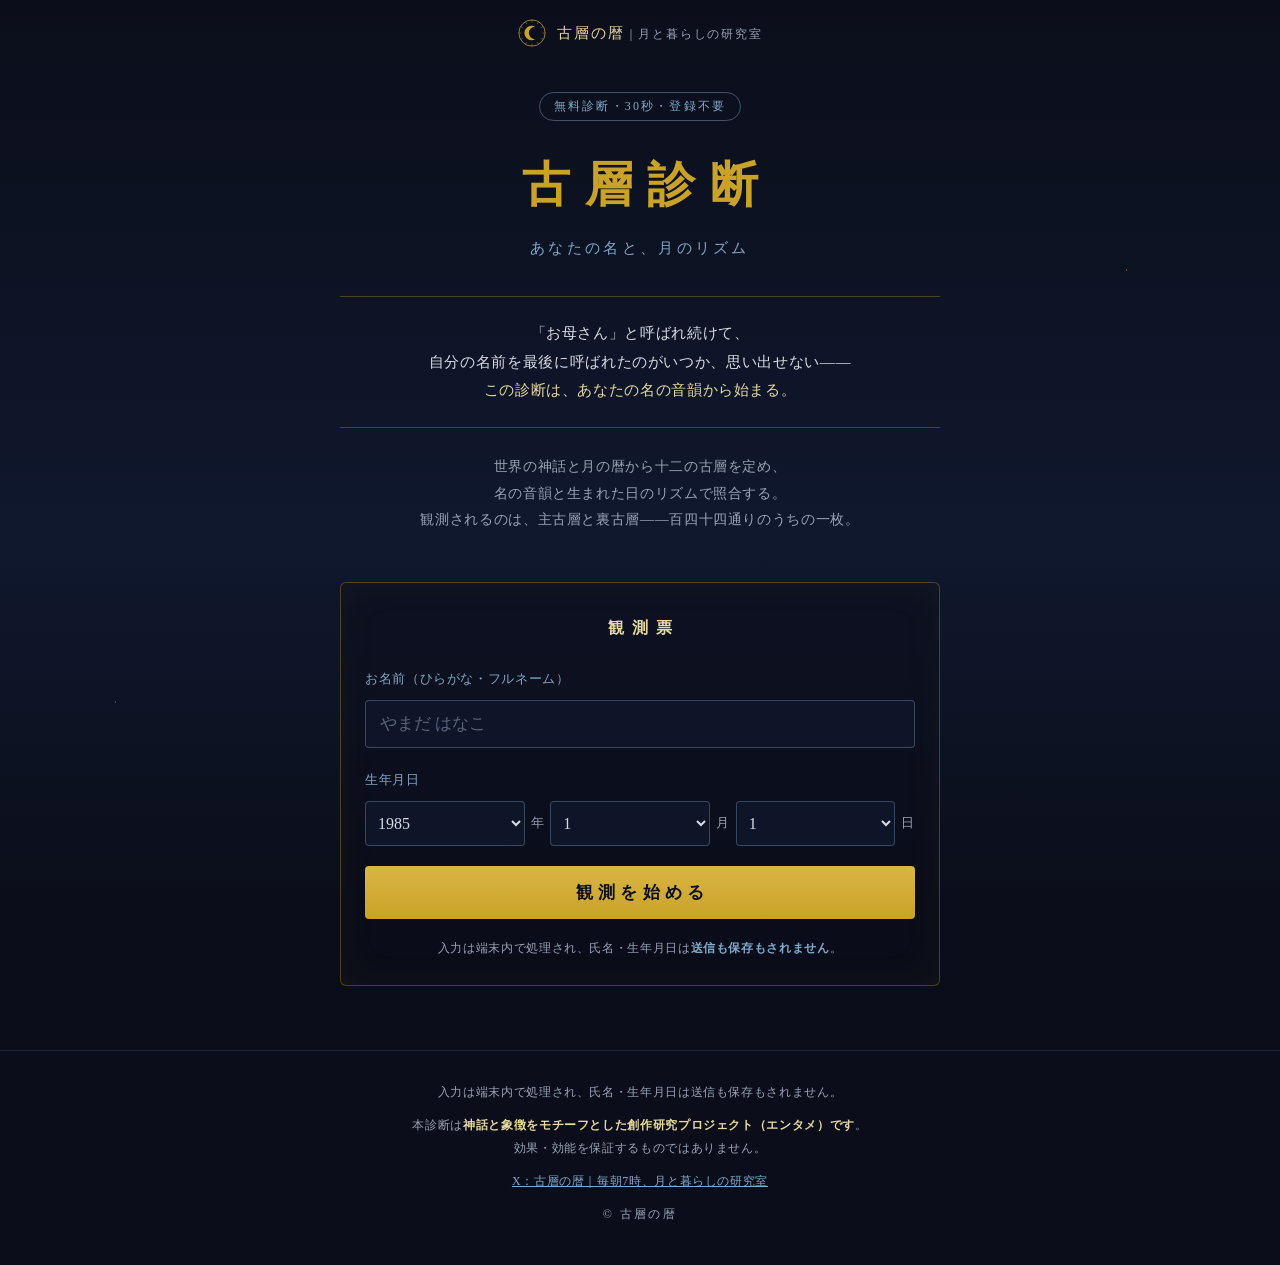
<file: index.html>
<!DOCTYPE html>
<html lang="ja">
<head>
<meta charset="UTF-8">
<meta name="viewport" content="width=device-width, initial-scale=1">
<title>古層診断｜あなたの名と、月のリズム — 古層の暦</title>
<meta name="description" content="世界の神話・月の暦・名前の音韻から、あなたに眠る十二の古層を観測する無料診断。30秒・登録不要。入力は端末内で処理され、送信も保存もされません。">
<meta property="og:title" content="古層診断｜あなたの名と、月のリズム">
<meta property="og:description" content="名の音韻と生まれた日のリズムから、あなたに眠る十二の古層を観測する。30秒・登録不要。">
<meta property="og:image" content="https://koso-koyomi.example.com/og/site.png">
<meta property="og:type" content="website">
<meta name="twitter:card" content="summary_large_image">
<link rel="icon" type="image/svg+xml" href="assets/favicon.svg">
<link rel="stylesheet" href="css/style.css">
</head>
<body>

<header class="site-header">
  <div class="site-mark" id="siteMark" aria-hidden="true"></div>
  <p class="site-name">古層の暦<span class="site-sub">｜月と暮らしの研究室</span></p>
</header>

<main>

  <section class="hero">
    <p class="hero-label">無料診断・30秒・登録不要</p>
    <h1>古層診断</h1>
    <p class="hero-subtitle">あなたの名と、月のリズム</p>

    <blockquote class="hook">
      「お母さん」と呼ばれ続けて、<br>
      自分の名前を最後に呼ばれたのがいつか、思い出せない——<br>
      <span class="hook-strong">この診断は、あなたの名の音韻から始まる。</span>
    </blockquote>

    <p class="intro">
      世界の神話と月の暦から十二の古層を定め、<br class="pc-only">
      名の音韻と生まれた日のリズムで照合する。<br>
      観測されるのは、主古層と裏古層——百四十四通りのうちの一枚。
    </p>
  </section>

  <section class="form-card" id="formCard">
    <h2 class="form-title">観測票</h2>

    <div class="field">
      <label for="kanaName">お名前（ひらがな・フルネーム）</label>
      <input type="text" id="kanaName" inputmode="kana" autocomplete="off"
             placeholder="やまだ はなこ">
    </div>

    <div class="field">
      <label>生年月日</label>
      <div class="birth-row">
        <select id="birthY" aria-label="年"></select><span class="birth-unit">年</span>
        <select id="birthM" aria-label="月"></select><span class="birth-unit">月</span>
        <select id="birthD" aria-label="日"></select><span class="birth-unit">日</span>
      </div>
    </div>

    <p class="form-error" id="formError" role="alert" hidden></p>

    <button type="button" class="btn btn-primary" id="startBtn">観測を始める</button>

    <p class="privacy-note">
      入力は端末内で処理され、氏名・生年月日は<strong>送信も保存もされません</strong>。
    </p>
  </section>

  <div class="analyzing" id="analyzing" hidden>
    <div class="analyzing-ring" aria-hidden="true"></div>
    <p>名の音韻を照合しています——</p>
  </div>

  <section class="result" id="result" hidden aria-live="polite"></section>

  <!--
    《研究室の備品棚》設置枠（収益化フェーズ3まで非表示のまま）
    設置時は必ず先頭に「#PR（アフィリエイトリンクを含みます）」を明記すること。
    高額商品・健康/医療/金運の効果を示唆する商品説明は禁止（設計書§6ガード）。
  <section class="shelf">
    <h2>研究室の備品棚 <span class="pr-tag">#PR（アフィリエイトリンクを含みます）</span></h2>
  </section>
  -->

</main>

<footer class="site-footer">
  <p>入力は端末内で処理され、氏名・生年月日は送信も保存もされません。</p>
  <p>本診断は<strong>神話と象徴をモチーフとした創作研究プロジェクト（エンタメ）です</strong>。<br>
     効果・効能を保証するものではありません。</p>
  <p class="footer-x"><a id="footerX" href="https://x.com/koso_koyomi" target="_blank" rel="noopener">X：古層の暦｜毎朝7時、月と暮らしの研究室</a></p>
  <p class="copyright">© 古層の暦</p>
</footer>

<script src="js/config.js"></script>
<script src="js/data.js"></script>
<script src="js/logic.js"></script>
<script src="js/emblems.js"></script>
<script src="js/app.js"></script>
</body>
</html>
</file>
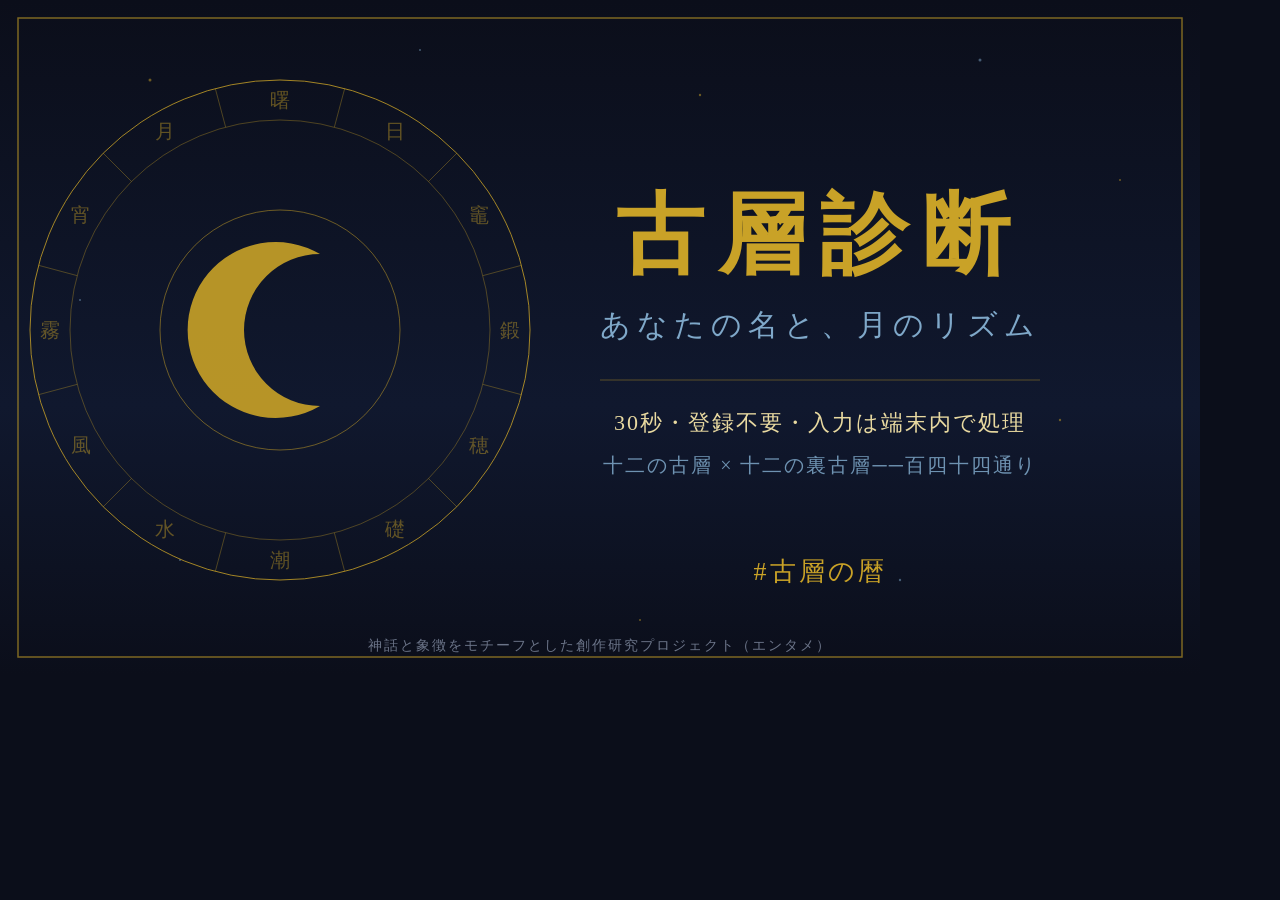
<file: og_template.html>
<!DOCTYPE html>
<html lang="ja">
<head>
<meta charset="UTF-8">
<title>OGP render template</title>
<style>
  html, body { margin: 0; padding: 0; background: #0B0E1A; overflow: hidden; }
  svg { display: block; width: 1200px; height: 675px; }
</style>
</head>
<body>
<!-- tools/render_og.py がヘッドレスChromeで ?i=0..11 / ?i=site を開きスクリーンショットする -->
<script src="js/data.js"></script>
<script src="js/logic.js"></script>
<script src="js/emblems.js"></script>
<script>
  var p = new URLSearchParams(location.search).get("i");
  var idx = (p === "site" || p === null) ? -1 : parseInt(p, 10);
  document.body.innerHTML = kosoOgSvg(idx);
</script>
</body>
</html>
</file>
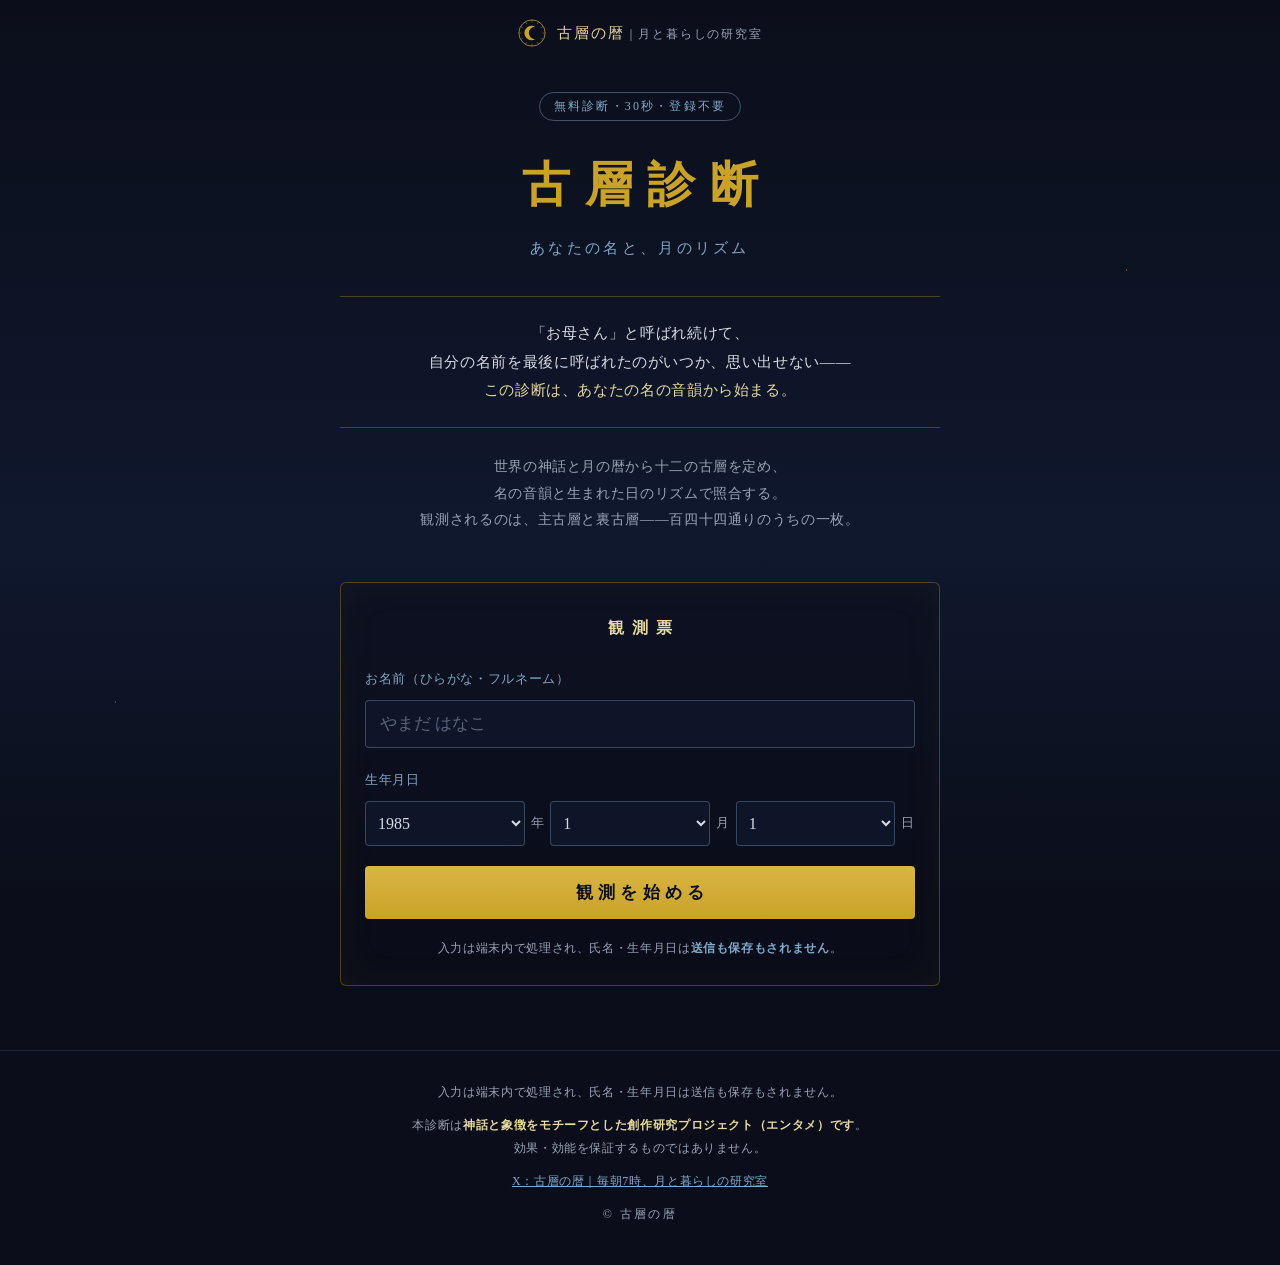
<file: share/akebono.html>
<!DOCTYPE html>
<html lang="ja">
<head>
<meta charset="UTF-8">
<title>私の古層は【曙の古層】だった｜古層診断</title>
<meta property="og:title" content="私の古層は【曙の古層】だった">
<meta property="og:description" content="名の音韻と生まれた日のリズムで観測する無料診断「古層診断｜あなたの名と、月のリズム」。30秒・登録不要・入力は端末内処理。 #古層の暦">
<meta property="og:image" content="https://koso-koyomi.example.com/og/akebono.png">
<meta property="og:url" content="https://koso-koyomi.example.com/share/akebono.html">
<meta property="og:type" content="website">
<meta name="twitter:card" content="summary_large_image">
<meta name="robots" content="noindex">
<meta http-equiv="refresh" content="0; url=../index.html">
<style>body{background:#0B0E1A;color:#7FA8C9;font-family:serif;text-align:center;padding-top:80px}a{color:#C9A227}</style>
</head>
<body>
<p>古層診断へ移動しています——</p>
<p><a href="../index.html">自動で移動しない場合はこちら</a></p>
<script>location.replace("../index.html");</script>
</body>
</html>
</file>
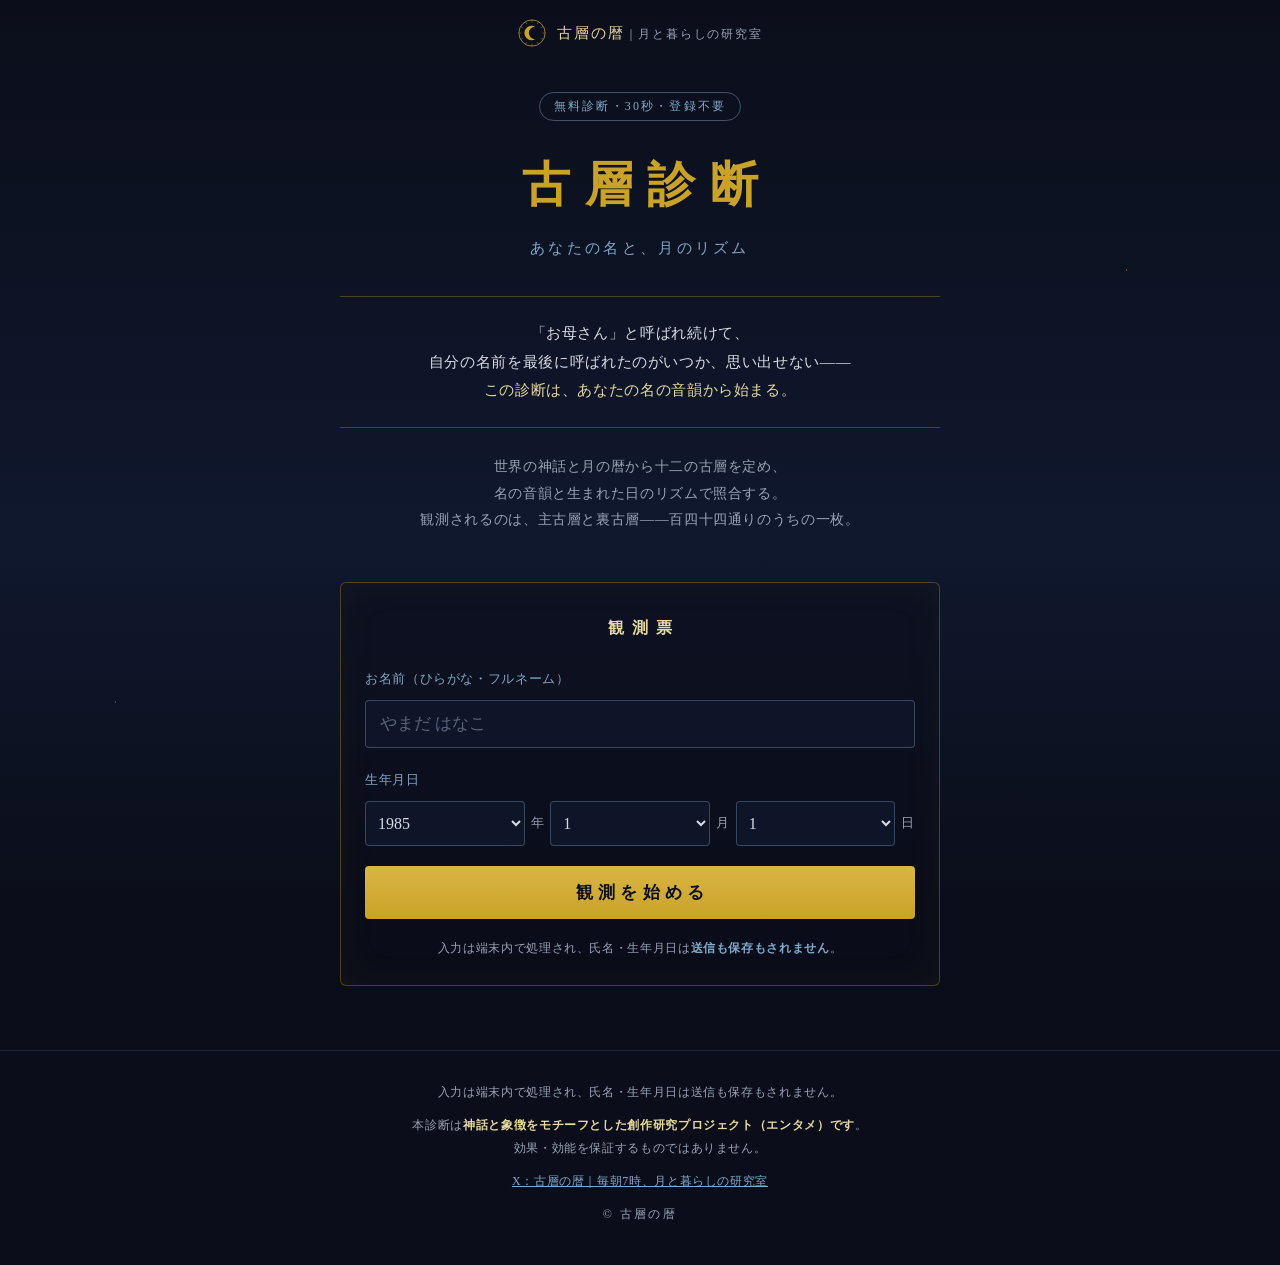
<file: share/ho.html>
<!DOCTYPE html>
<html lang="ja">
<head>
<meta charset="UTF-8">
<title>私の古層は【穂の古層】だった｜古層診断</title>
<meta property="og:title" content="私の古層は【穂の古層】だった">
<meta property="og:description" content="名の音韻と生まれた日のリズムで観測する無料診断「古層診断｜あなたの名と、月のリズム」。30秒・登録不要・入力は端末内処理。 #古層の暦">
<meta property="og:image" content="https://koso-koyomi.example.com/og/ho.png">
<meta property="og:url" content="https://koso-koyomi.example.com/share/ho.html">
<meta property="og:type" content="website">
<meta name="twitter:card" content="summary_large_image">
<meta name="robots" content="noindex">
<meta http-equiv="refresh" content="0; url=../index.html">
<style>body{background:#0B0E1A;color:#7FA8C9;font-family:serif;text-align:center;padding-top:80px}a{color:#C9A227}</style>
</head>
<body>
<p>古層診断へ移動しています——</p>
<p><a href="../index.html">自動で移動しない場合はこちら</a></p>
<script>location.replace("../index.html");</script>
</body>
</html>
</file>
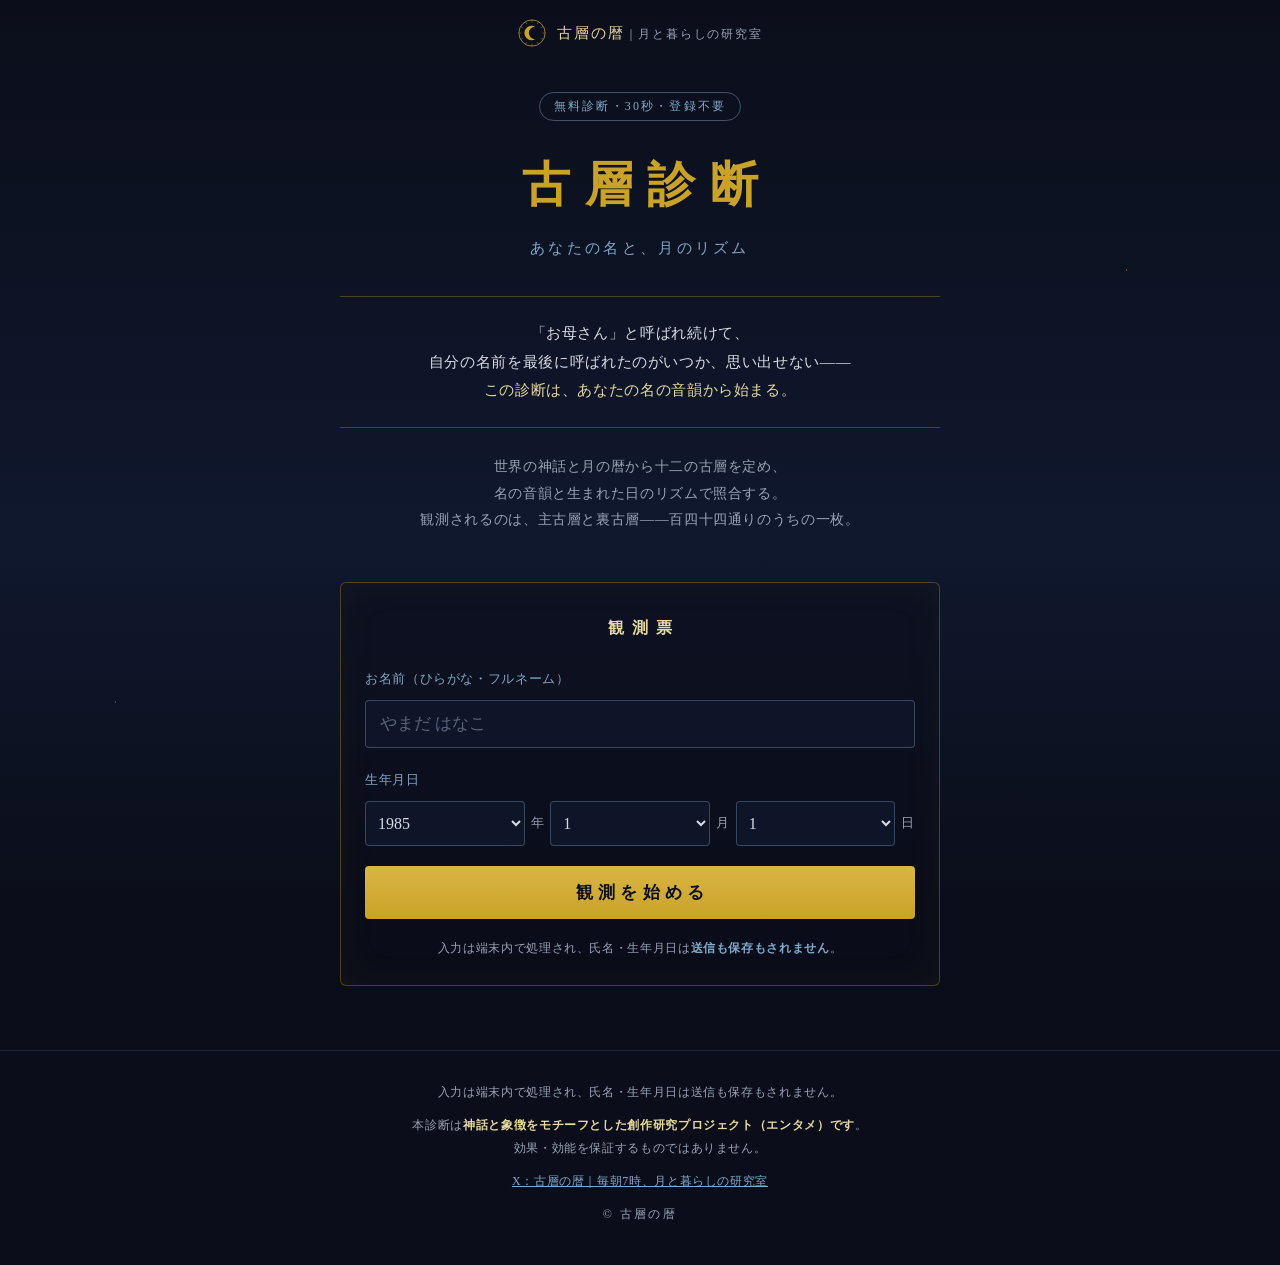
<file: share/ishizue.html>
<!DOCTYPE html>
<html lang="ja">
<head>
<meta charset="UTF-8">
<title>私の古層は【礎の古層】だった｜古層診断</title>
<meta property="og:title" content="私の古層は【礎の古層】だった">
<meta property="og:description" content="名の音韻と生まれた日のリズムで観測する無料診断「古層診断｜あなたの名と、月のリズム」。30秒・登録不要・入力は端末内処理。 #古層の暦">
<meta property="og:image" content="https://koso-koyomi.example.com/og/ishizue.png">
<meta property="og:url" content="https://koso-koyomi.example.com/share/ishizue.html">
<meta property="og:type" content="website">
<meta name="twitter:card" content="summary_large_image">
<meta name="robots" content="noindex">
<meta http-equiv="refresh" content="0; url=../index.html">
<style>body{background:#0B0E1A;color:#7FA8C9;font-family:serif;text-align:center;padding-top:80px}a{color:#C9A227}</style>
</head>
<body>
<p>古層診断へ移動しています——</p>
<p><a href="../index.html">自動で移動しない場合はこちら</a></p>
<script>location.replace("../index.html");</script>
</body>
</html>
</file>
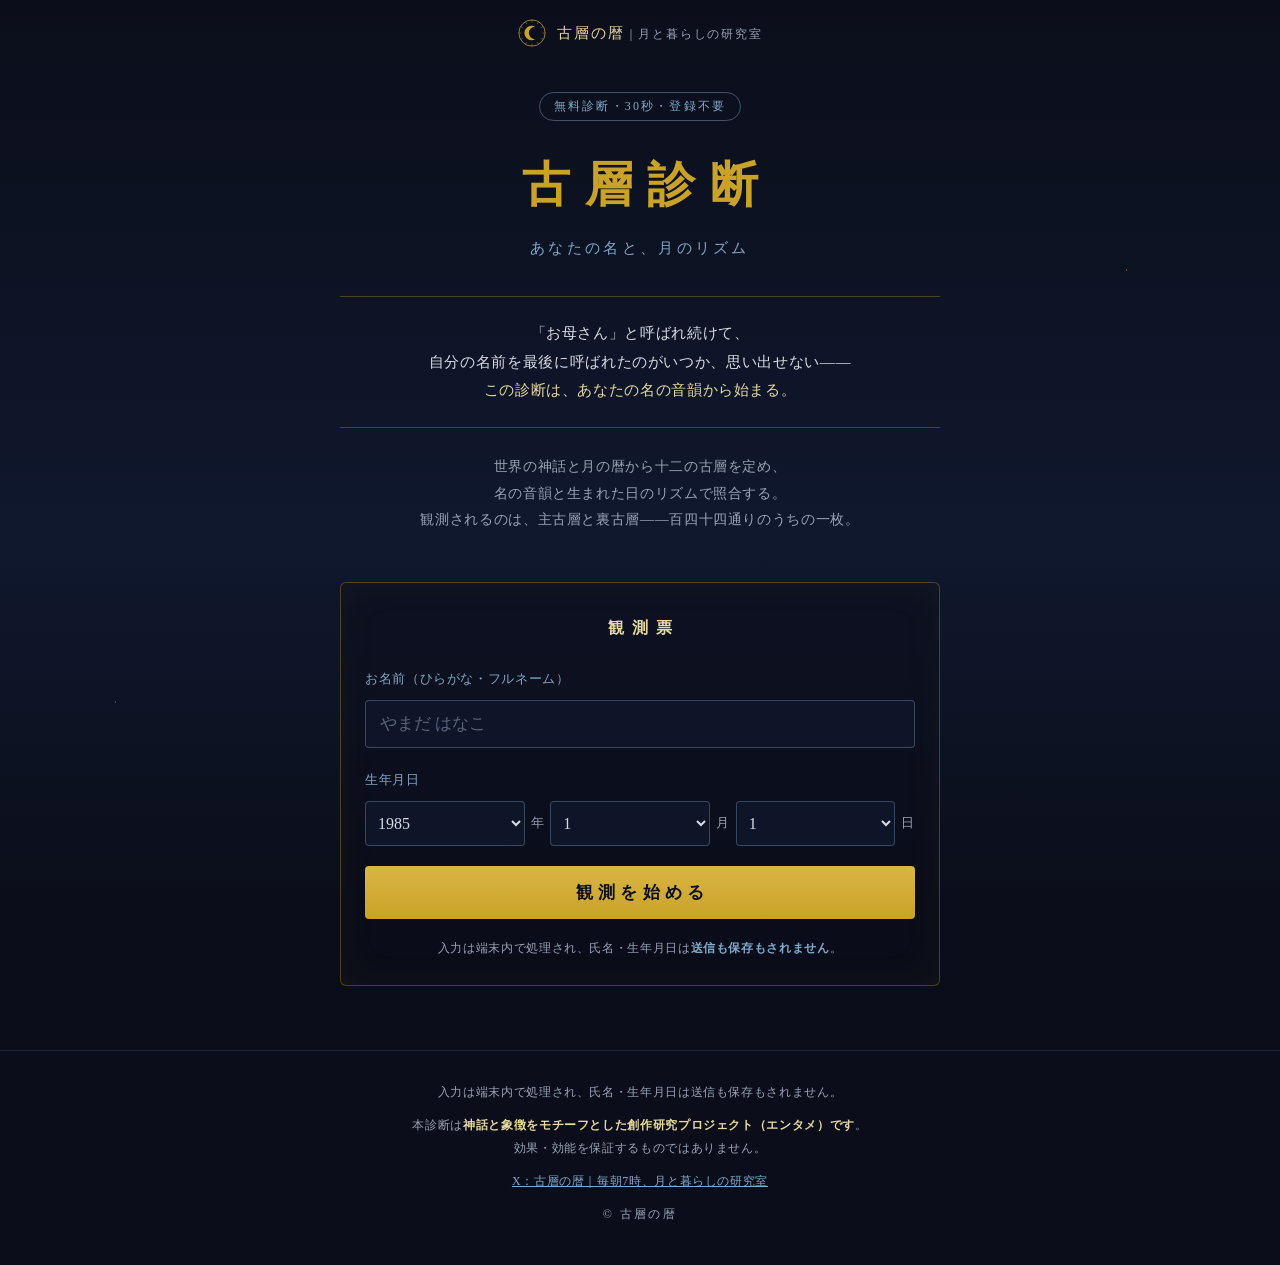
<file: share/kaji.html>
<!DOCTYPE html>
<html lang="ja">
<head>
<meta charset="UTF-8">
<title>私の古層は【鍛冶の古層】だった｜古層診断</title>
<meta property="og:title" content="私の古層は【鍛冶の古層】だった">
<meta property="og:description" content="名の音韻と生まれた日のリズムで観測する無料診断「古層診断｜あなたの名と、月のリズム」。30秒・登録不要・入力は端末内処理。 #古層の暦">
<meta property="og:image" content="https://koso-koyomi.example.com/og/kaji.png">
<meta property="og:url" content="https://koso-koyomi.example.com/share/kaji.html">
<meta property="og:type" content="website">
<meta name="twitter:card" content="summary_large_image">
<meta name="robots" content="noindex">
<meta http-equiv="refresh" content="0; url=../index.html">
<style>body{background:#0B0E1A;color:#7FA8C9;font-family:serif;text-align:center;padding-top:80px}a{color:#C9A227}</style>
</head>
<body>
<p>古層診断へ移動しています——</p>
<p><a href="../index.html">自動で移動しない場合はこちら</a></p>
<script>location.replace("../index.html");</script>
</body>
</html>
</file>
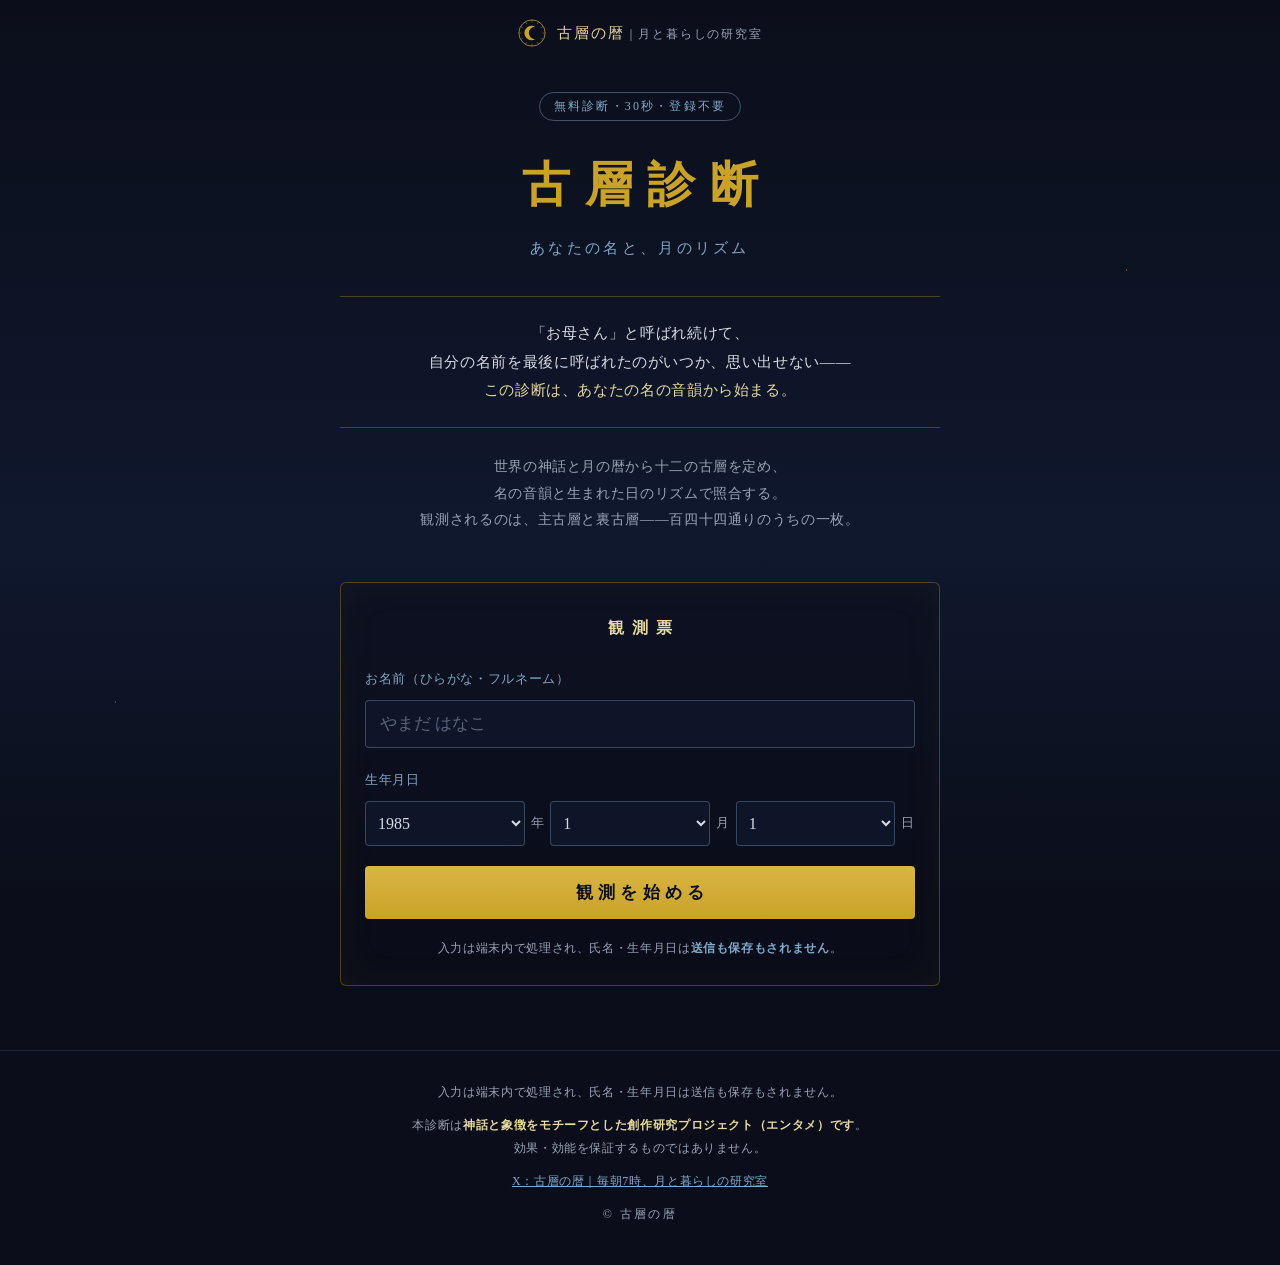
<file: share/kamado.html>
<!DOCTYPE html>
<html lang="ja">
<head>
<meta charset="UTF-8">
<title>私の古層は【竈火の古層】だった｜古層診断</title>
<meta property="og:title" content="私の古層は【竈火の古層】だった">
<meta property="og:description" content="名の音韻と生まれた日のリズムで観測する無料診断「古層診断｜あなたの名と、月のリズム」。30秒・登録不要・入力は端末内処理。 #古層の暦">
<meta property="og:image" content="https://koso-koyomi.example.com/og/kamado.png">
<meta property="og:url" content="https://koso-koyomi.example.com/share/kamado.html">
<meta property="og:type" content="website">
<meta name="twitter:card" content="summary_large_image">
<meta name="robots" content="noindex">
<meta http-equiv="refresh" content="0; url=../index.html">
<style>body{background:#0B0E1A;color:#7FA8C9;font-family:serif;text-align:center;padding-top:80px}a{color:#C9A227}</style>
</head>
<body>
<p>古層診断へ移動しています——</p>
<p><a href="../index.html">自動で移動しない場合はこちら</a></p>
<script>location.replace("../index.html");</script>
</body>
</html>
</file>
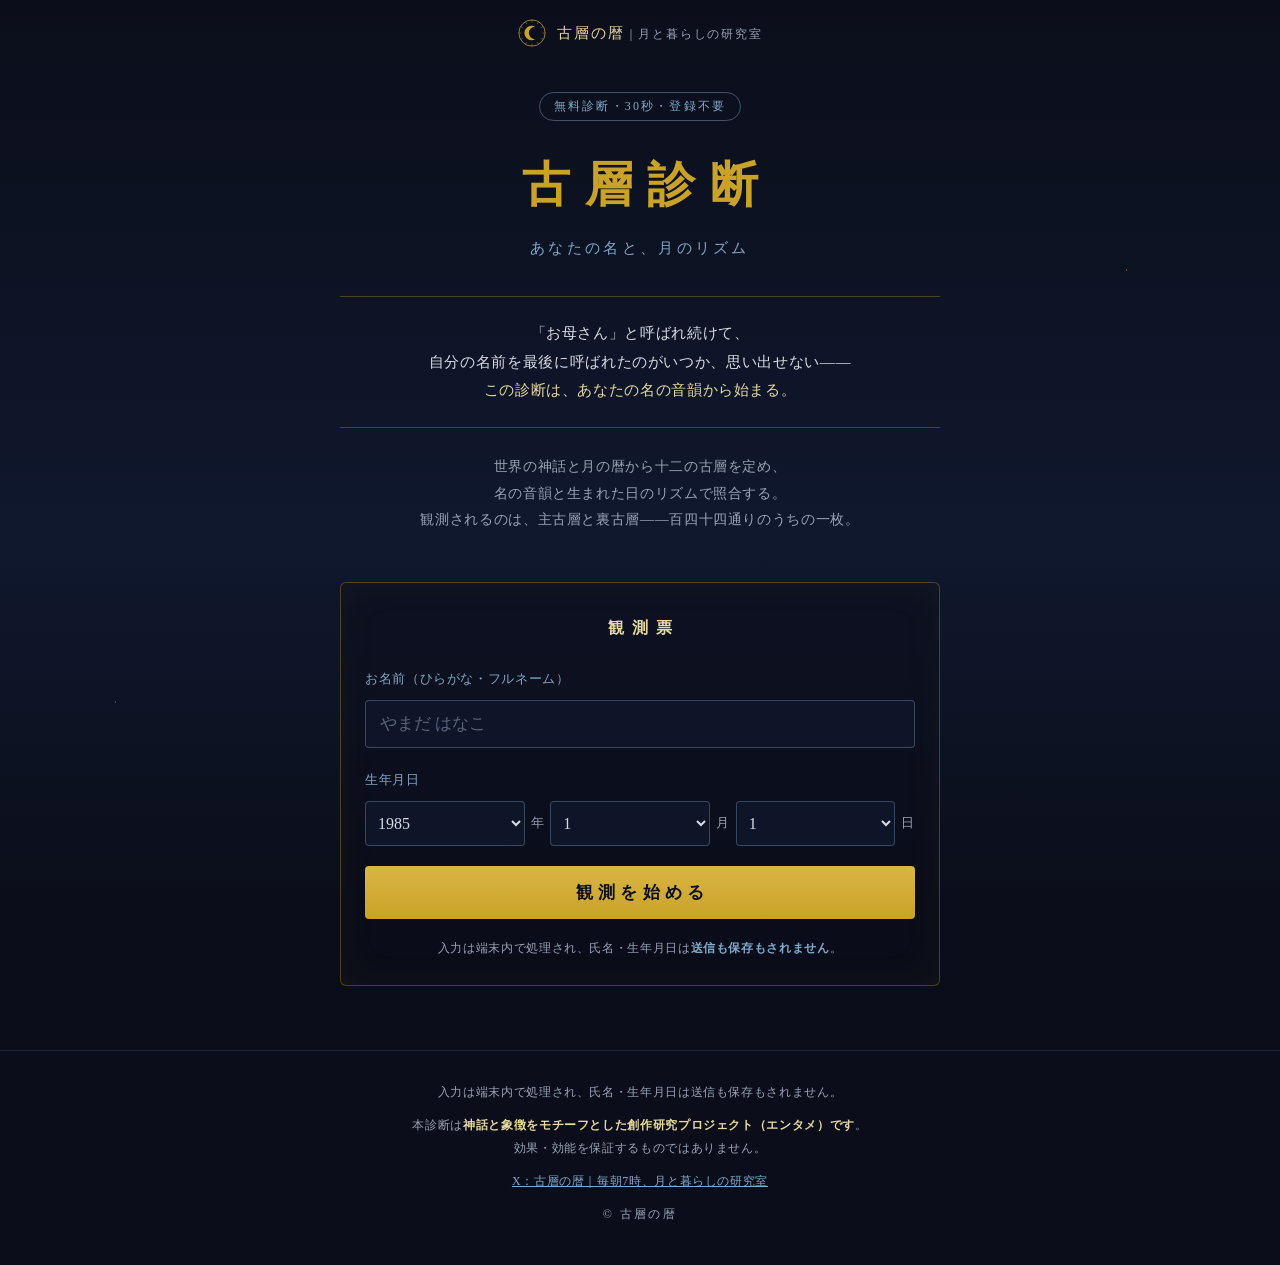
<file: share/kazamachi.html>
<!DOCTYPE html>
<html lang="ja">
<head>
<meta charset="UTF-8">
<title>私の古層は【風待ちの古層】だった｜古層診断</title>
<meta property="og:title" content="私の古層は【風待ちの古層】だった">
<meta property="og:description" content="名の音韻と生まれた日のリズムで観測する無料診断「古層診断｜あなたの名と、月のリズム」。30秒・登録不要・入力は端末内処理。 #古層の暦">
<meta property="og:image" content="https://koso-koyomi.example.com/og/kazamachi.png">
<meta property="og:url" content="https://koso-koyomi.example.com/share/kazamachi.html">
<meta property="og:type" content="website">
<meta name="twitter:card" content="summary_large_image">
<meta name="robots" content="noindex">
<meta http-equiv="refresh" content="0; url=../index.html">
<style>body{background:#0B0E1A;color:#7FA8C9;font-family:serif;text-align:center;padding-top:80px}a{color:#C9A227}</style>
</head>
<body>
<p>古層診断へ移動しています——</p>
<p><a href="../index.html">自動で移動しない場合はこちら</a></p>
<script>location.replace("../index.html");</script>
</body>
</html>
</file>
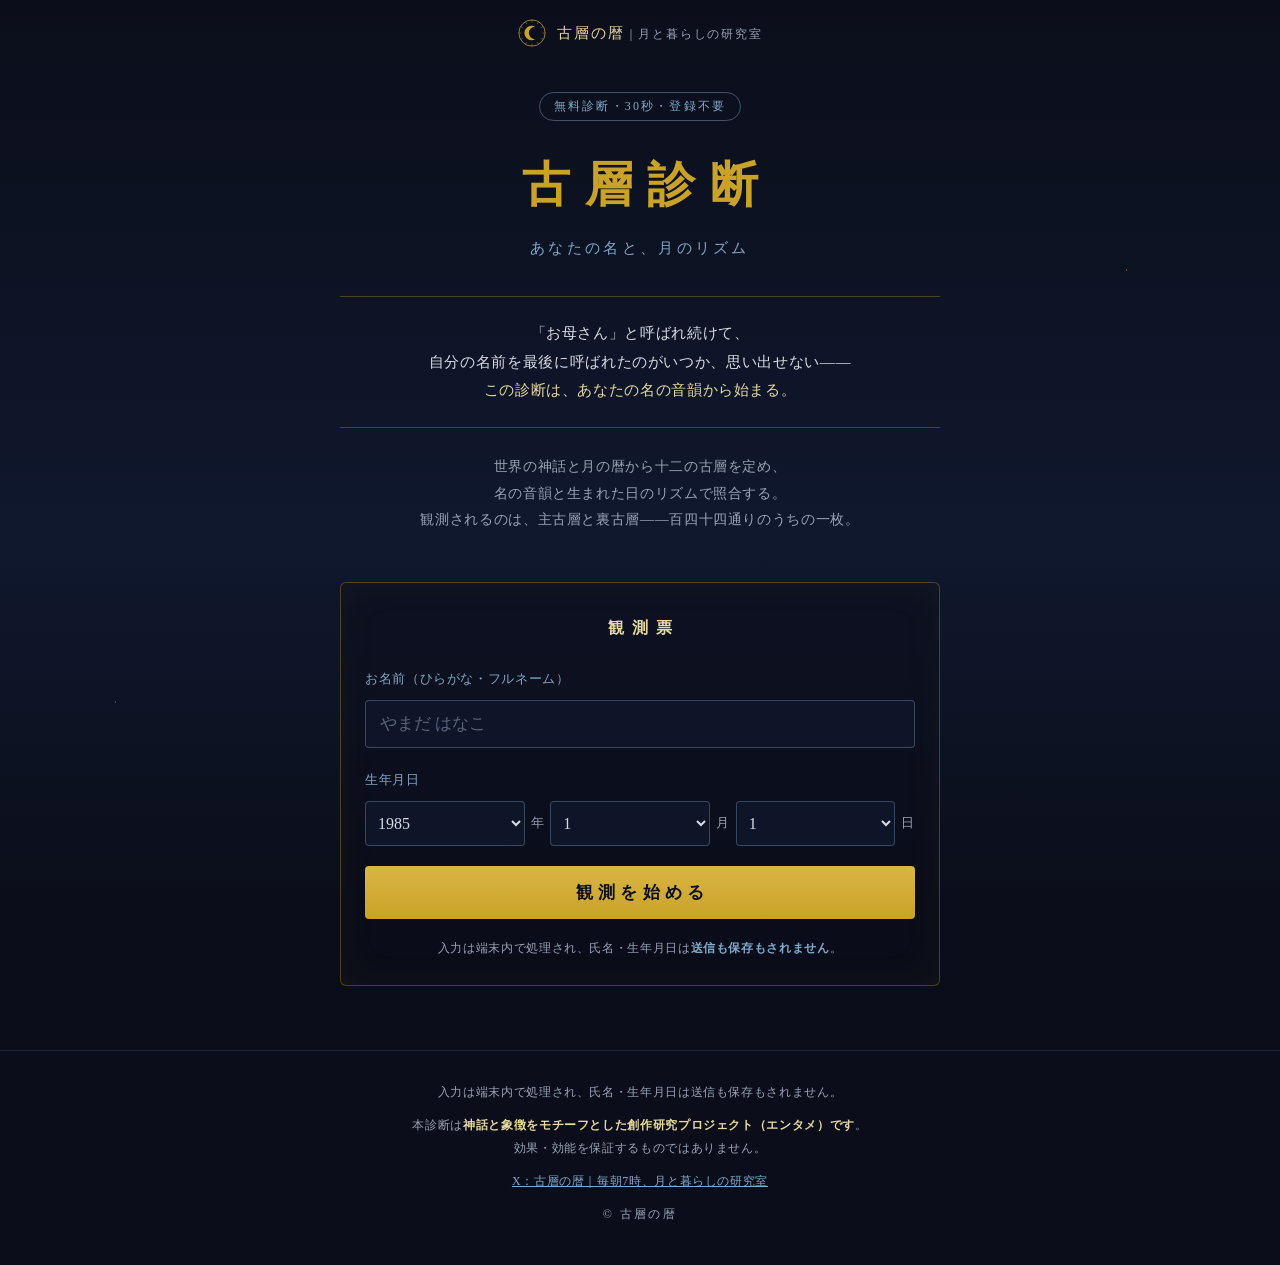
<file: share/kiri.html>
<!DOCTYPE html>
<html lang="ja">
<head>
<meta charset="UTF-8">
<title>私の古層は【霧の古層】だった｜古層診断</title>
<meta property="og:title" content="私の古層は【霧の古層】だった">
<meta property="og:description" content="名の音韻と生まれた日のリズムで観測する無料診断「古層診断｜あなたの名と、月のリズム」。30秒・登録不要・入力は端末内処理。 #古層の暦">
<meta property="og:image" content="https://koso-koyomi.example.com/og/kiri.png">
<meta property="og:url" content="https://koso-koyomi.example.com/share/kiri.html">
<meta property="og:type" content="website">
<meta name="twitter:card" content="summary_large_image">
<meta name="robots" content="noindex">
<meta http-equiv="refresh" content="0; url=../index.html">
<style>body{background:#0B0E1A;color:#7FA8C9;font-family:serif;text-align:center;padding-top:80px}a{color:#C9A227}</style>
</head>
<body>
<p>古層診断へ移動しています——</p>
<p><a href="../index.html">自動で移動しない場合はこちら</a></p>
<script>location.replace("../index.html");</script>
</body>
</html>
</file>
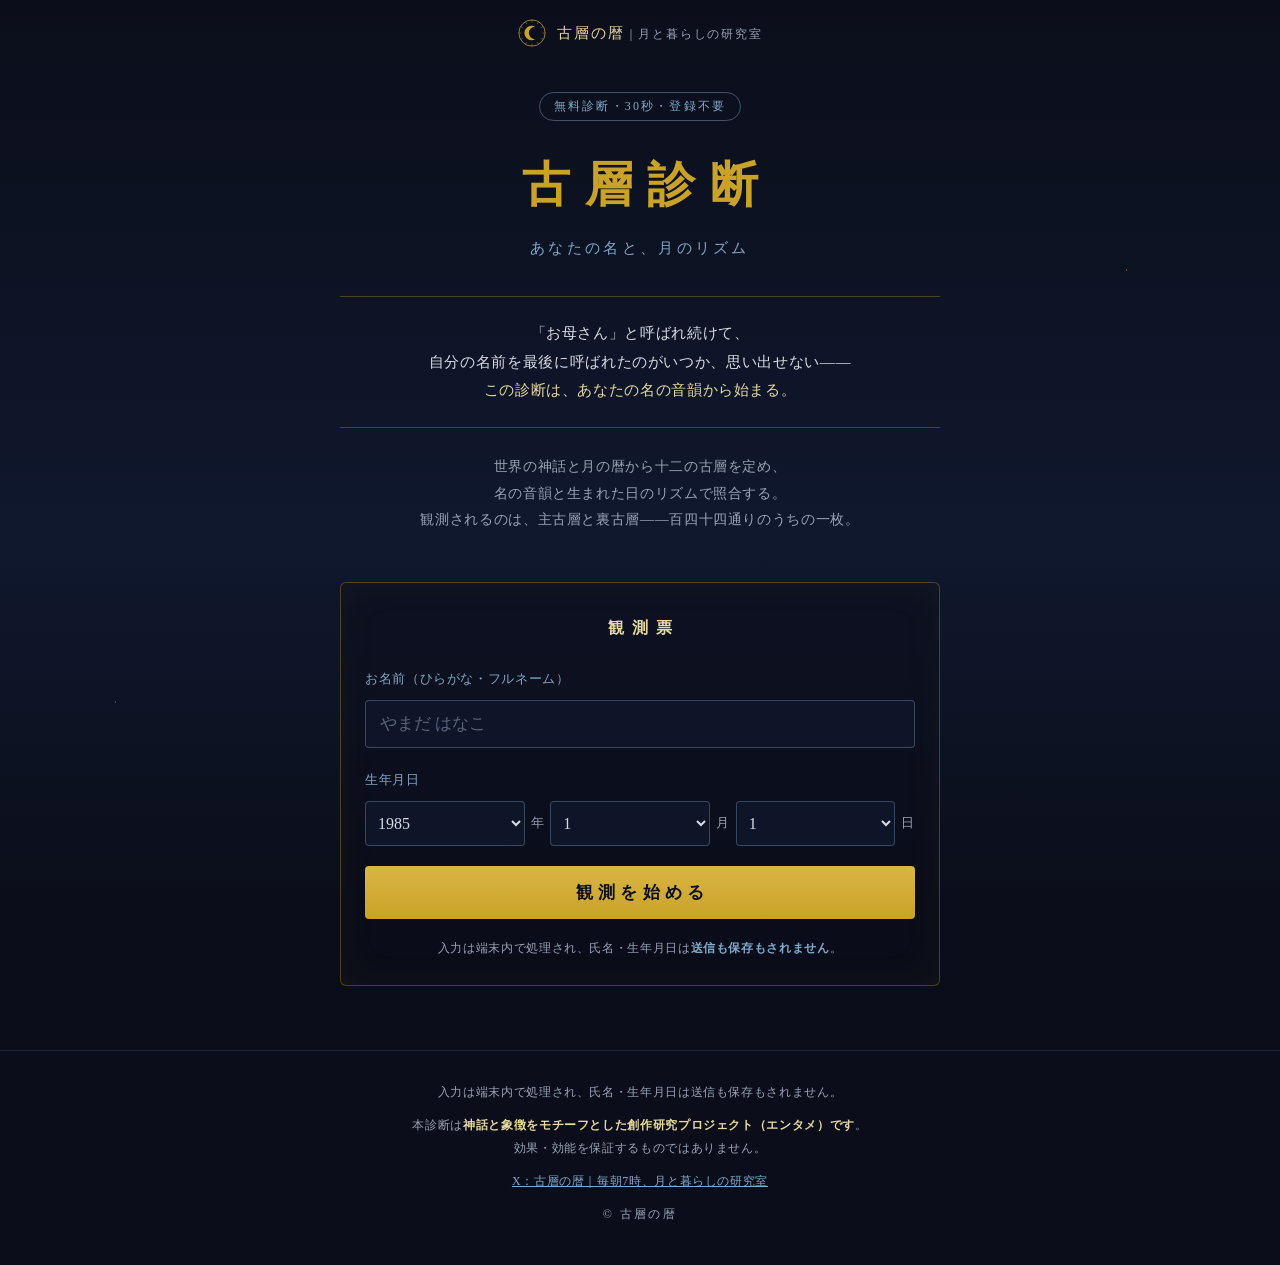
<file: share/nichirin.html>
<!DOCTYPE html>
<html lang="ja">
<head>
<meta charset="UTF-8">
<title>私の古層は【日輪の古層】だった｜古層診断</title>
<meta property="og:title" content="私の古層は【日輪の古層】だった">
<meta property="og:description" content="名の音韻と生まれた日のリズムで観測する無料診断「古層診断｜あなたの名と、月のリズム」。30秒・登録不要・入力は端末内処理。 #古層の暦">
<meta property="og:image" content="https://koso-koyomi.example.com/og/nichirin.png">
<meta property="og:url" content="https://koso-koyomi.example.com/share/nichirin.html">
<meta property="og:type" content="website">
<meta name="twitter:card" content="summary_large_image">
<meta name="robots" content="noindex">
<meta http-equiv="refresh" content="0; url=../index.html">
<style>body{background:#0B0E1A;color:#7FA8C9;font-family:serif;text-align:center;padding-top:80px}a{color:#C9A227}</style>
</head>
<body>
<p>古層診断へ移動しています——</p>
<p><a href="../index.html">自動で移動しない場合はこちら</a></p>
<script>location.replace("../index.html");</script>
</body>
</html>
</file>
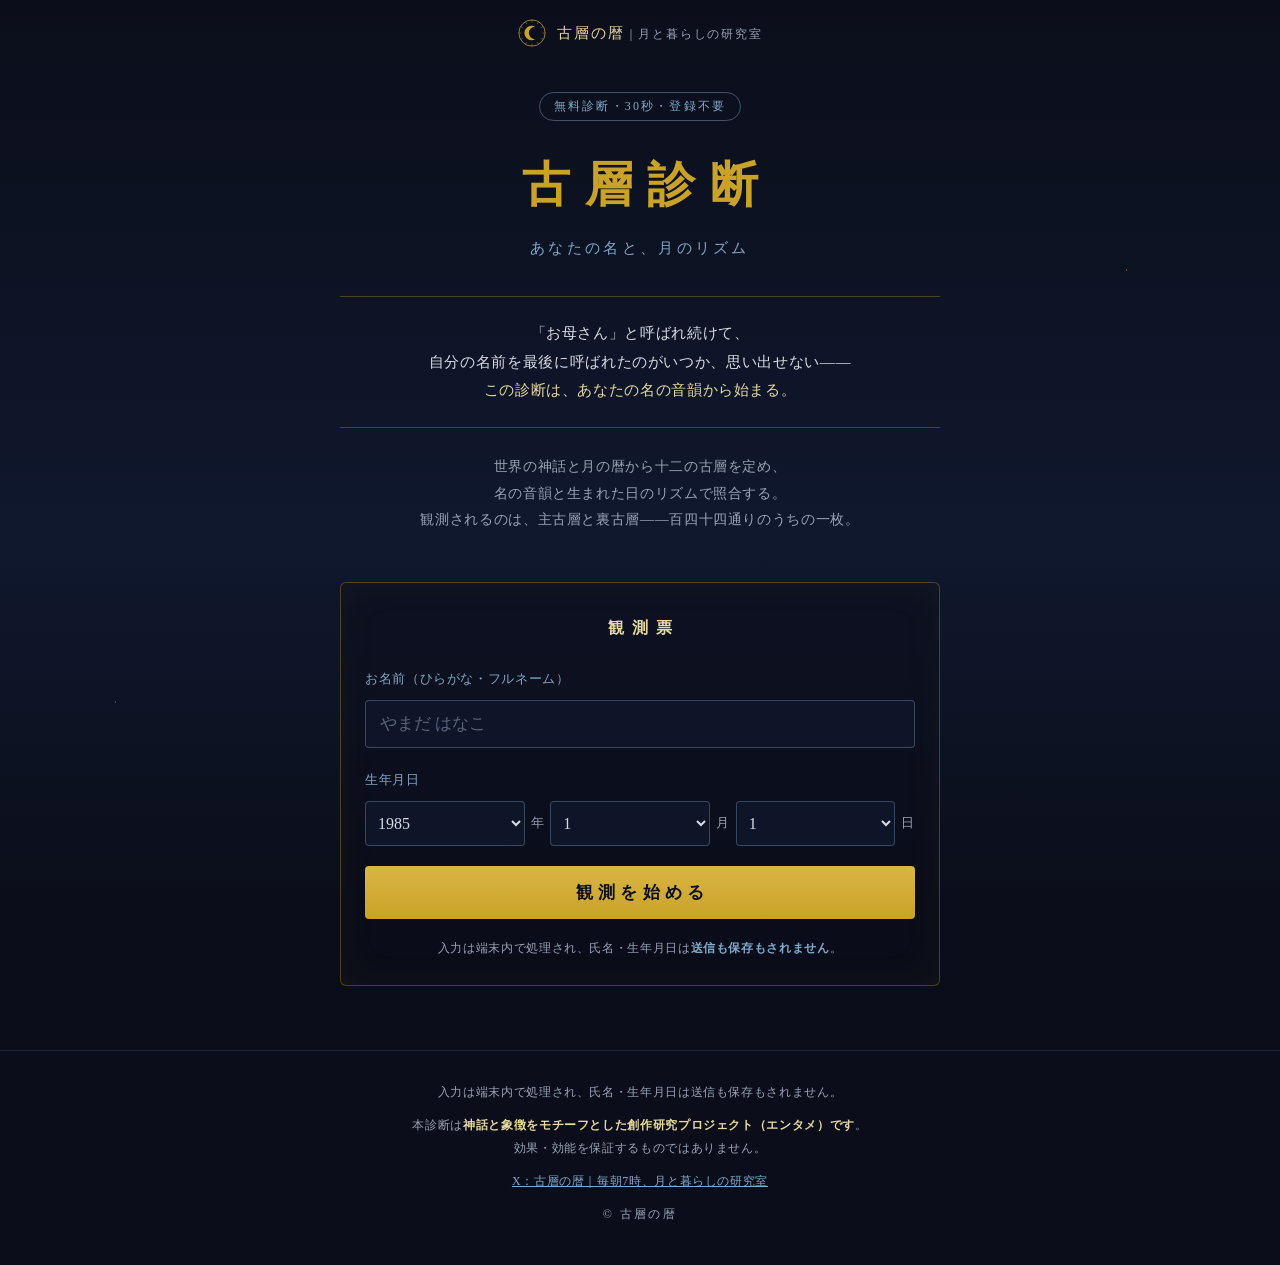
<file: share/shiosai.html>
<!DOCTYPE html>
<html lang="ja">
<head>
<meta charset="UTF-8">
<title>私の古層は【潮騒の古層】だった｜古層診断</title>
<meta property="og:title" content="私の古層は【潮騒の古層】だった">
<meta property="og:description" content="名の音韻と生まれた日のリズムで観測する無料診断「古層診断｜あなたの名と、月のリズム」。30秒・登録不要・入力は端末内処理。 #古層の暦">
<meta property="og:image" content="https://koso-koyomi.example.com/og/shiosai.png">
<meta property="og:url" content="https://koso-koyomi.example.com/share/shiosai.html">
<meta property="og:type" content="website">
<meta name="twitter:card" content="summary_large_image">
<meta name="robots" content="noindex">
<meta http-equiv="refresh" content="0; url=../index.html">
<style>body{background:#0B0E1A;color:#7FA8C9;font-family:serif;text-align:center;padding-top:80px}a{color:#C9A227}</style>
</head>
<body>
<p>古層診断へ移動しています——</p>
<p><a href="../index.html">自動で移動しない場合はこちら</a></p>
<script>location.replace("../index.html");</script>
</body>
</html>
</file>
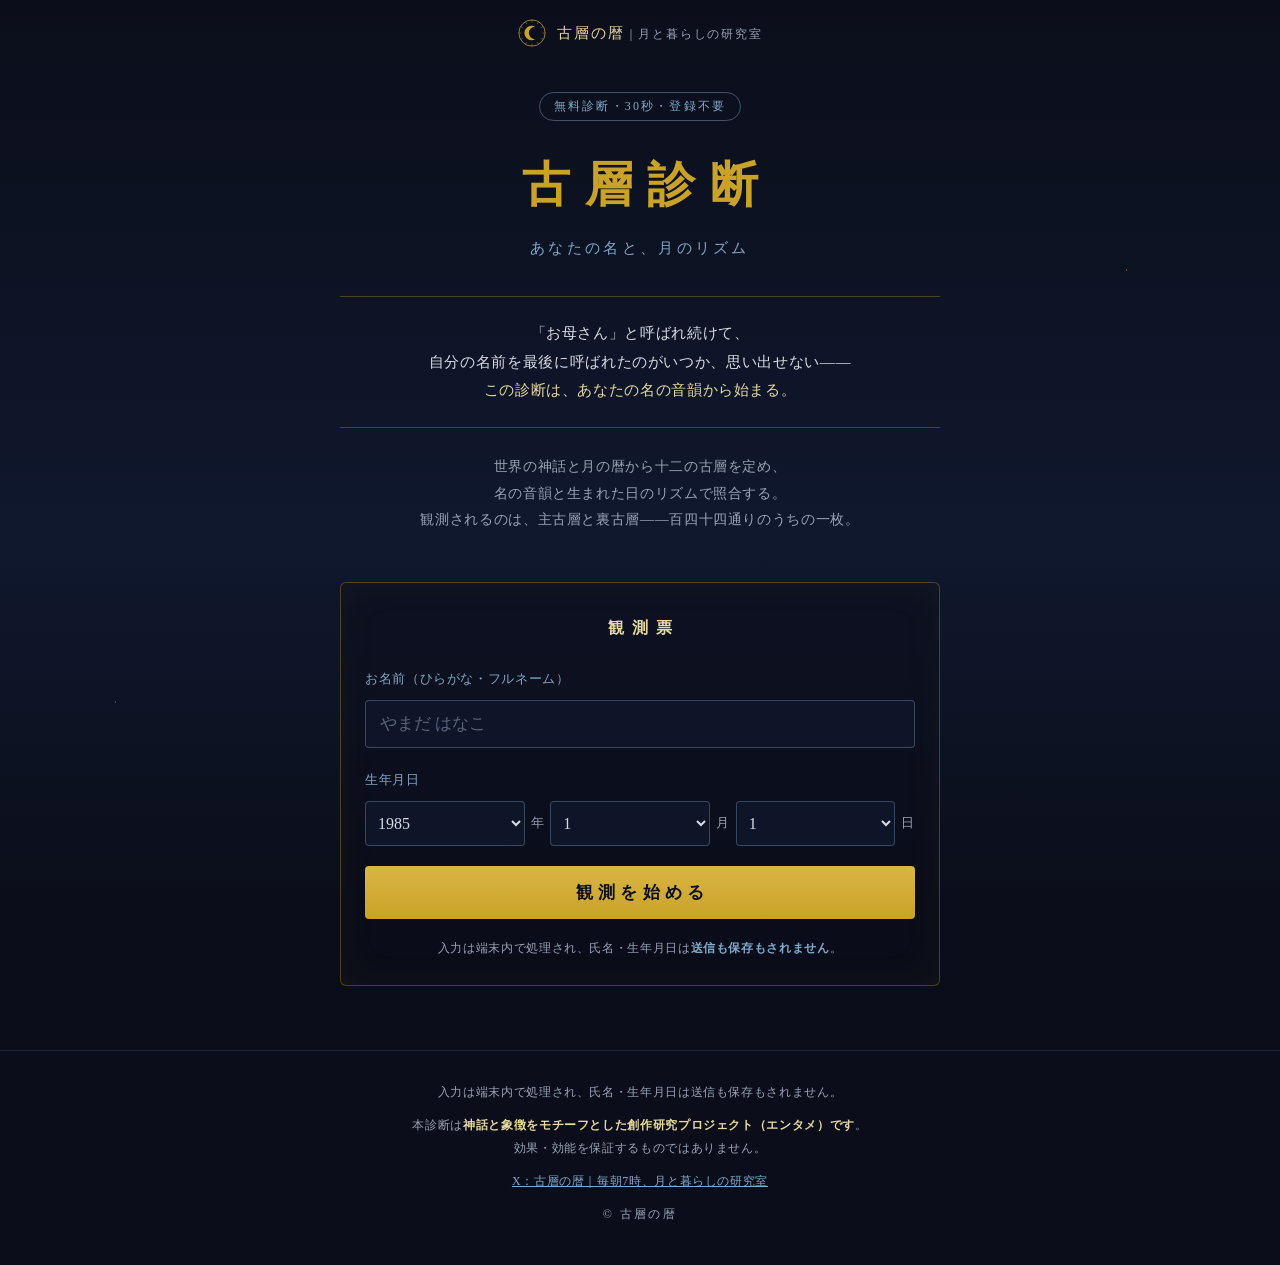
<file: share/suimyaku.html>
<!DOCTYPE html>
<html lang="ja">
<head>
<meta charset="UTF-8">
<title>私の古層は【水脈の古層】だった｜古層診断</title>
<meta property="og:title" content="私の古層は【水脈の古層】だった">
<meta property="og:description" content="名の音韻と生まれた日のリズムで観測する無料診断「古層診断｜あなたの名と、月のリズム」。30秒・登録不要・入力は端末内処理。 #古層の暦">
<meta property="og:image" content="https://koso-koyomi.example.com/og/suimyaku.png">
<meta property="og:url" content="https://koso-koyomi.example.com/share/suimyaku.html">
<meta property="og:type" content="website">
<meta name="twitter:card" content="summary_large_image">
<meta name="robots" content="noindex">
<meta http-equiv="refresh" content="0; url=../index.html">
<style>body{background:#0B0E1A;color:#7FA8C9;font-family:serif;text-align:center;padding-top:80px}a{color:#C9A227}</style>
</head>
<body>
<p>古層診断へ移動しています——</p>
<p><a href="../index.html">自動で移動しない場合はこちら</a></p>
<script>location.replace("../index.html");</script>
</body>
</html>
</file>
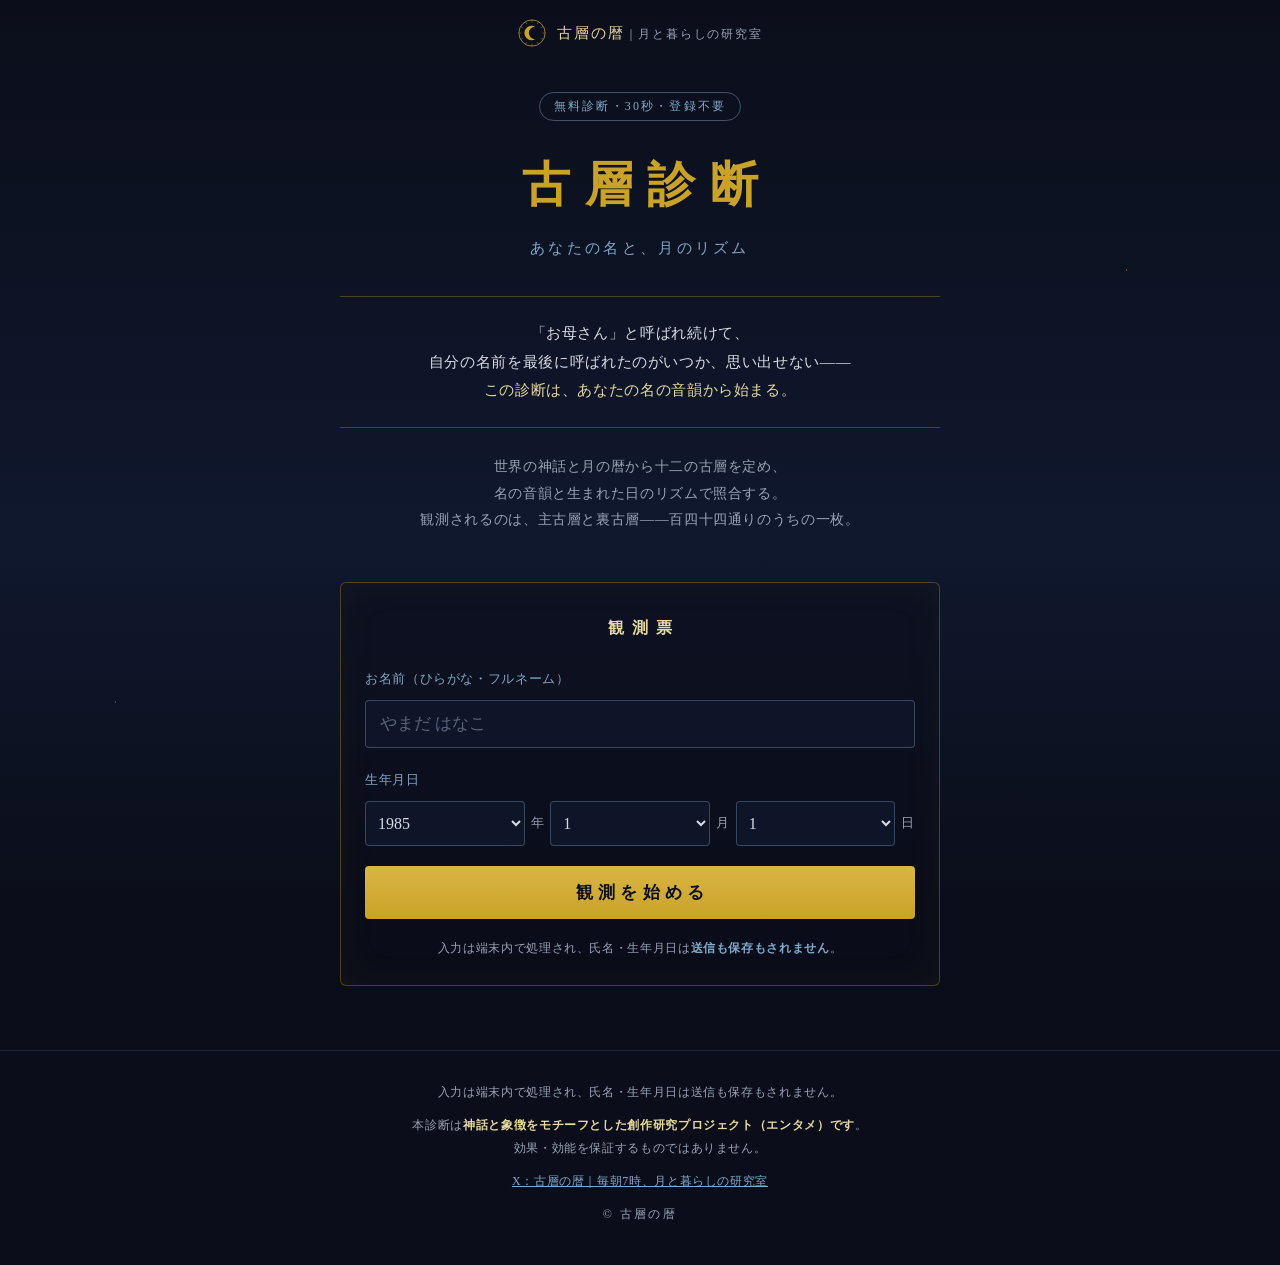
<file: share/tsukimachi.html>
<!DOCTYPE html>
<html lang="ja">
<head>
<meta charset="UTF-8">
<title>私の古層は【月待の古層】だった｜古層診断</title>
<meta property="og:title" content="私の古層は【月待の古層】だった">
<meta property="og:description" content="名の音韻と生まれた日のリズムで観測する無料診断「古層診断｜あなたの名と、月のリズム」。30秒・登録不要・入力は端末内処理。 #古層の暦">
<meta property="og:image" content="https://koso-koyomi.example.com/og/tsukimachi.png">
<meta property="og:url" content="https://koso-koyomi.example.com/share/tsukimachi.html">
<meta property="og:type" content="website">
<meta name="twitter:card" content="summary_large_image">
<meta name="robots" content="noindex">
<meta http-equiv="refresh" content="0; url=../index.html">
<style>body{background:#0B0E1A;color:#7FA8C9;font-family:serif;text-align:center;padding-top:80px}a{color:#C9A227}</style>
</head>
<body>
<p>古層診断へ移動しています——</p>
<p><a href="../index.html">自動で移動しない場合はこちら</a></p>
<script>location.replace("../index.html");</script>
</body>
</html>
</file>
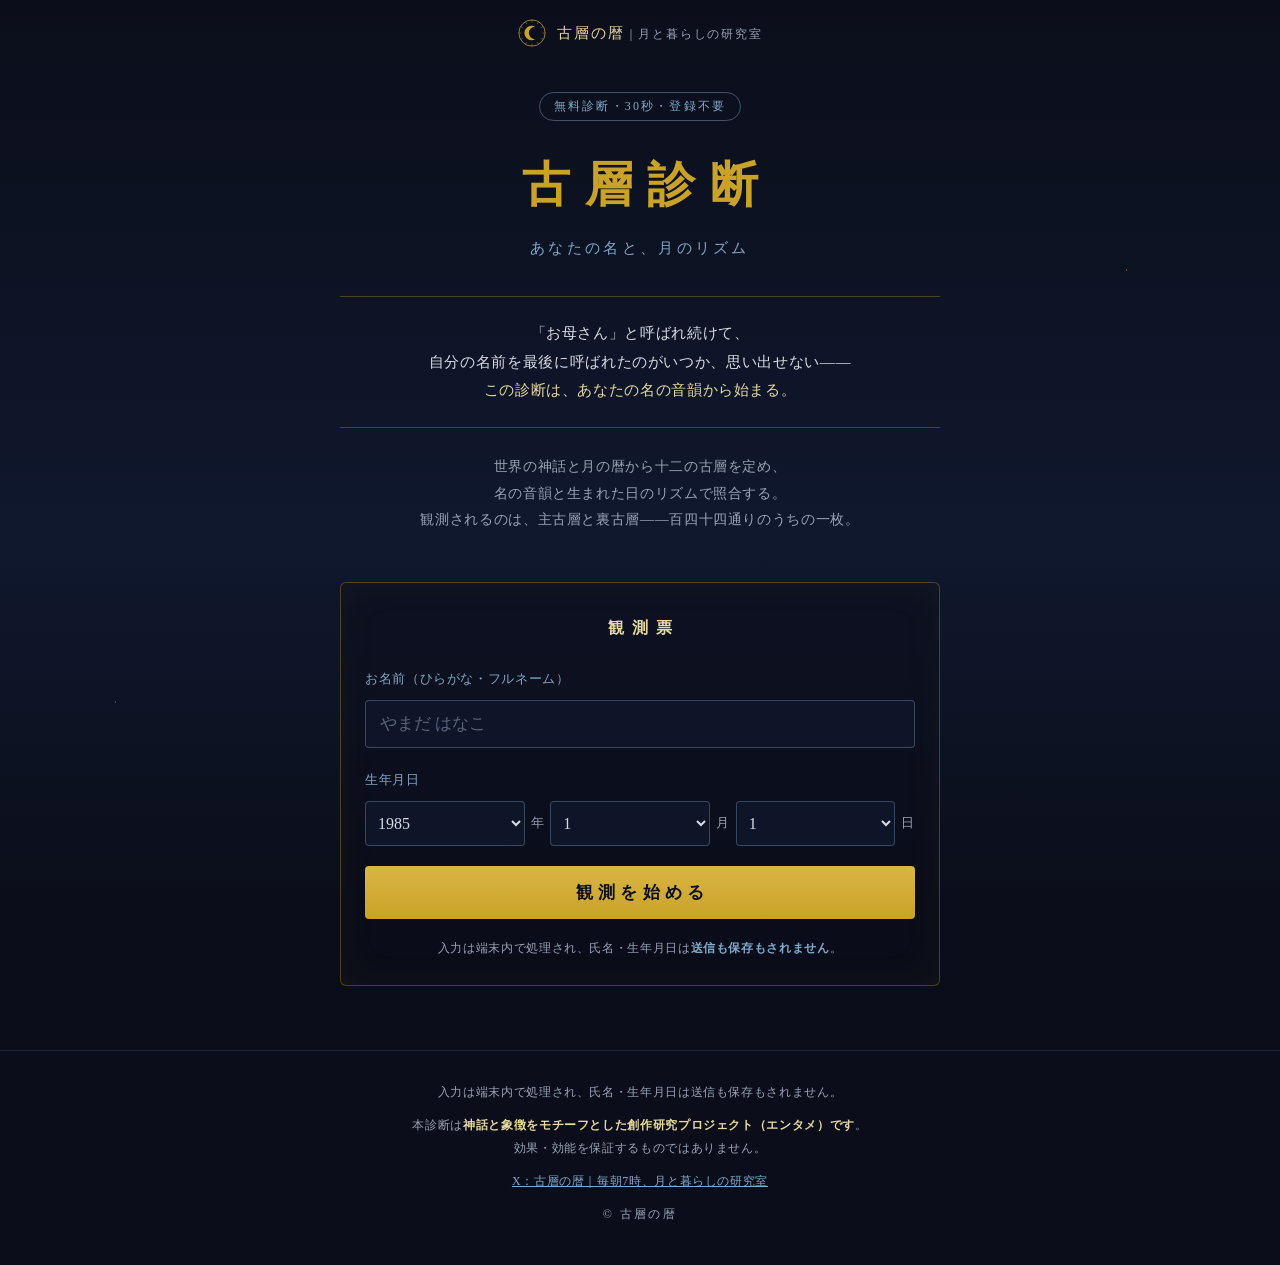
<file: share/yoiyami.html>
<!DOCTYPE html>
<html lang="ja">
<head>
<meta charset="UTF-8">
<title>私の古層は【宵闇の古層】だった｜古層診断</title>
<meta property="og:title" content="私の古層は【宵闇の古層】だった">
<meta property="og:description" content="名の音韻と生まれた日のリズムで観測する無料診断「古層診断｜あなたの名と、月のリズム」。30秒・登録不要・入力は端末内処理。 #古層の暦">
<meta property="og:image" content="https://koso-koyomi.example.com/og/yoiyami.png">
<meta property="og:url" content="https://koso-koyomi.example.com/share/yoiyami.html">
<meta property="og:type" content="website">
<meta name="twitter:card" content="summary_large_image">
<meta name="robots" content="noindex">
<meta http-equiv="refresh" content="0; url=../index.html">
<style>body{background:#0B0E1A;color:#7FA8C9;font-family:serif;text-align:center;padding-top:80px}a{color:#C9A227}</style>
</head>
<body>
<p>古層診断へ移動しています——</p>
<p><a href="../index.html">自動で移動しない場合はこちら</a></p>
<script>location.replace("../index.html");</script>
</body>
</html>
</file>
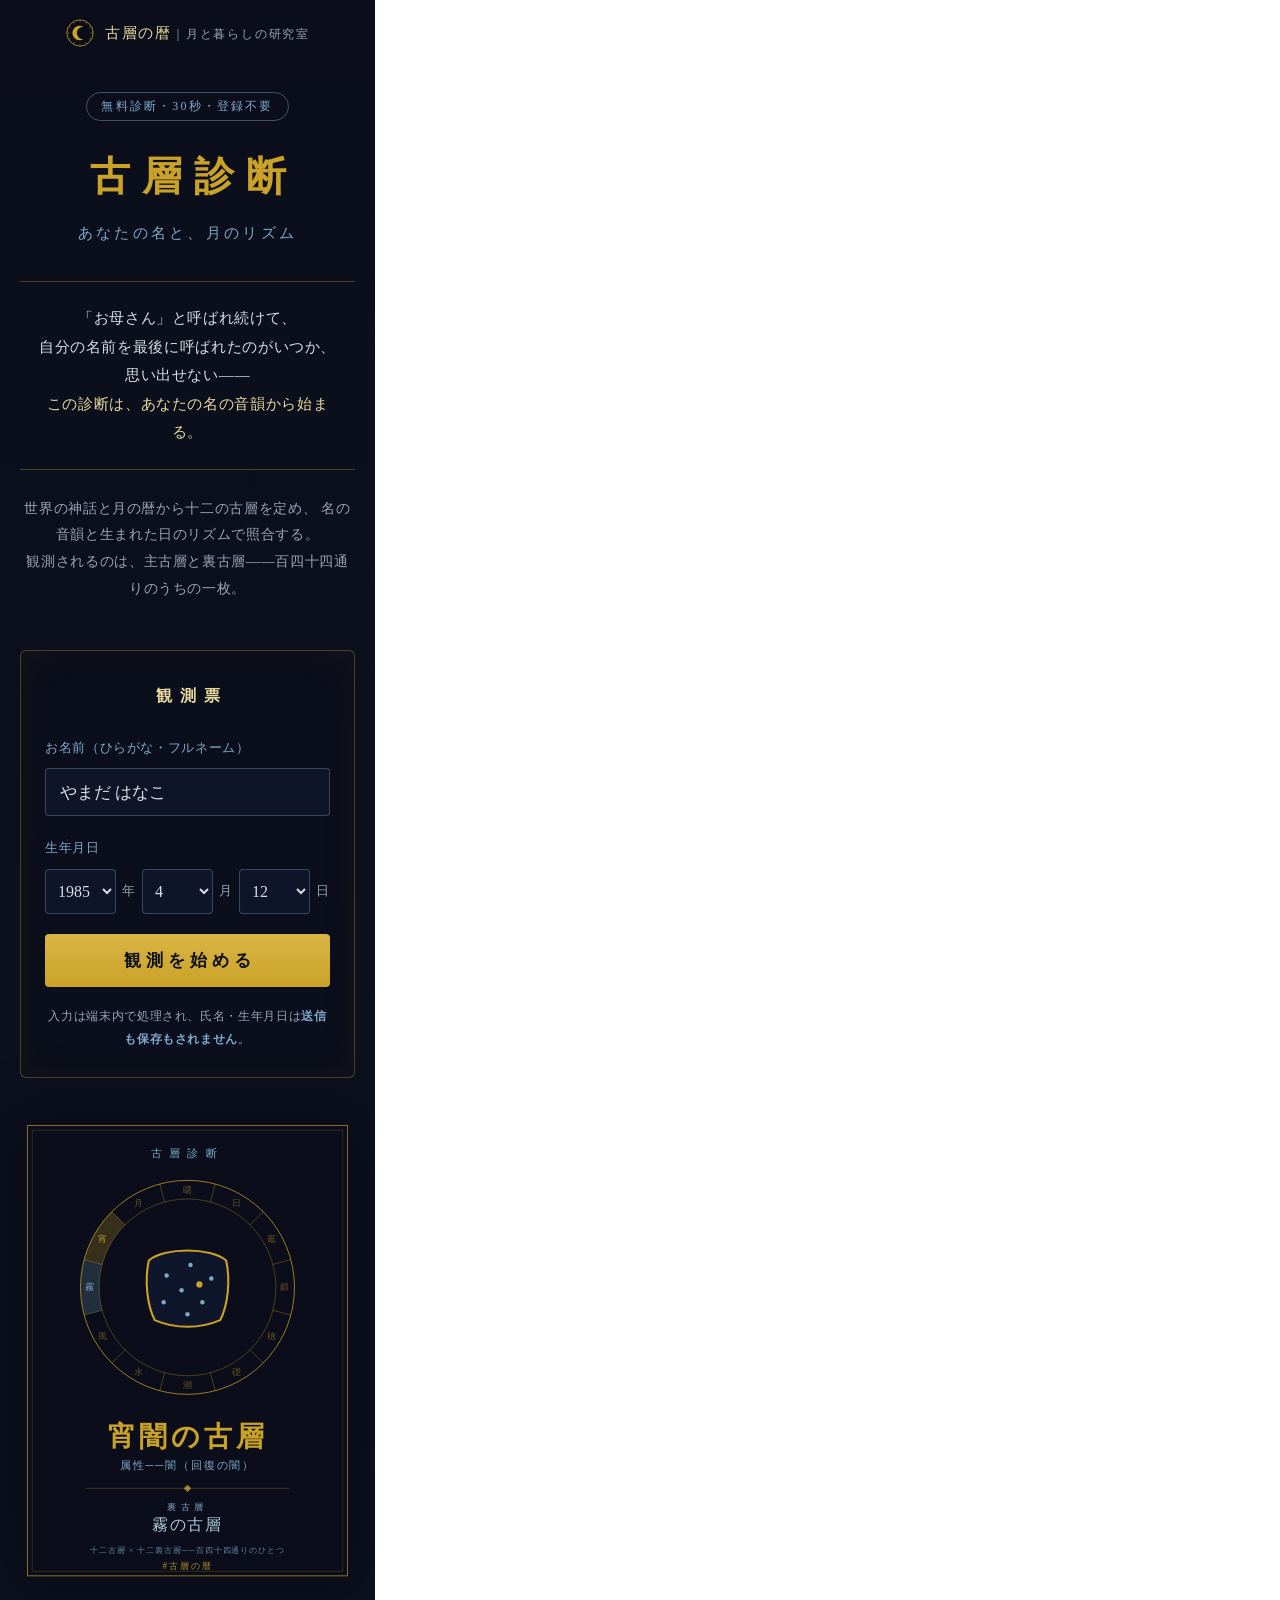
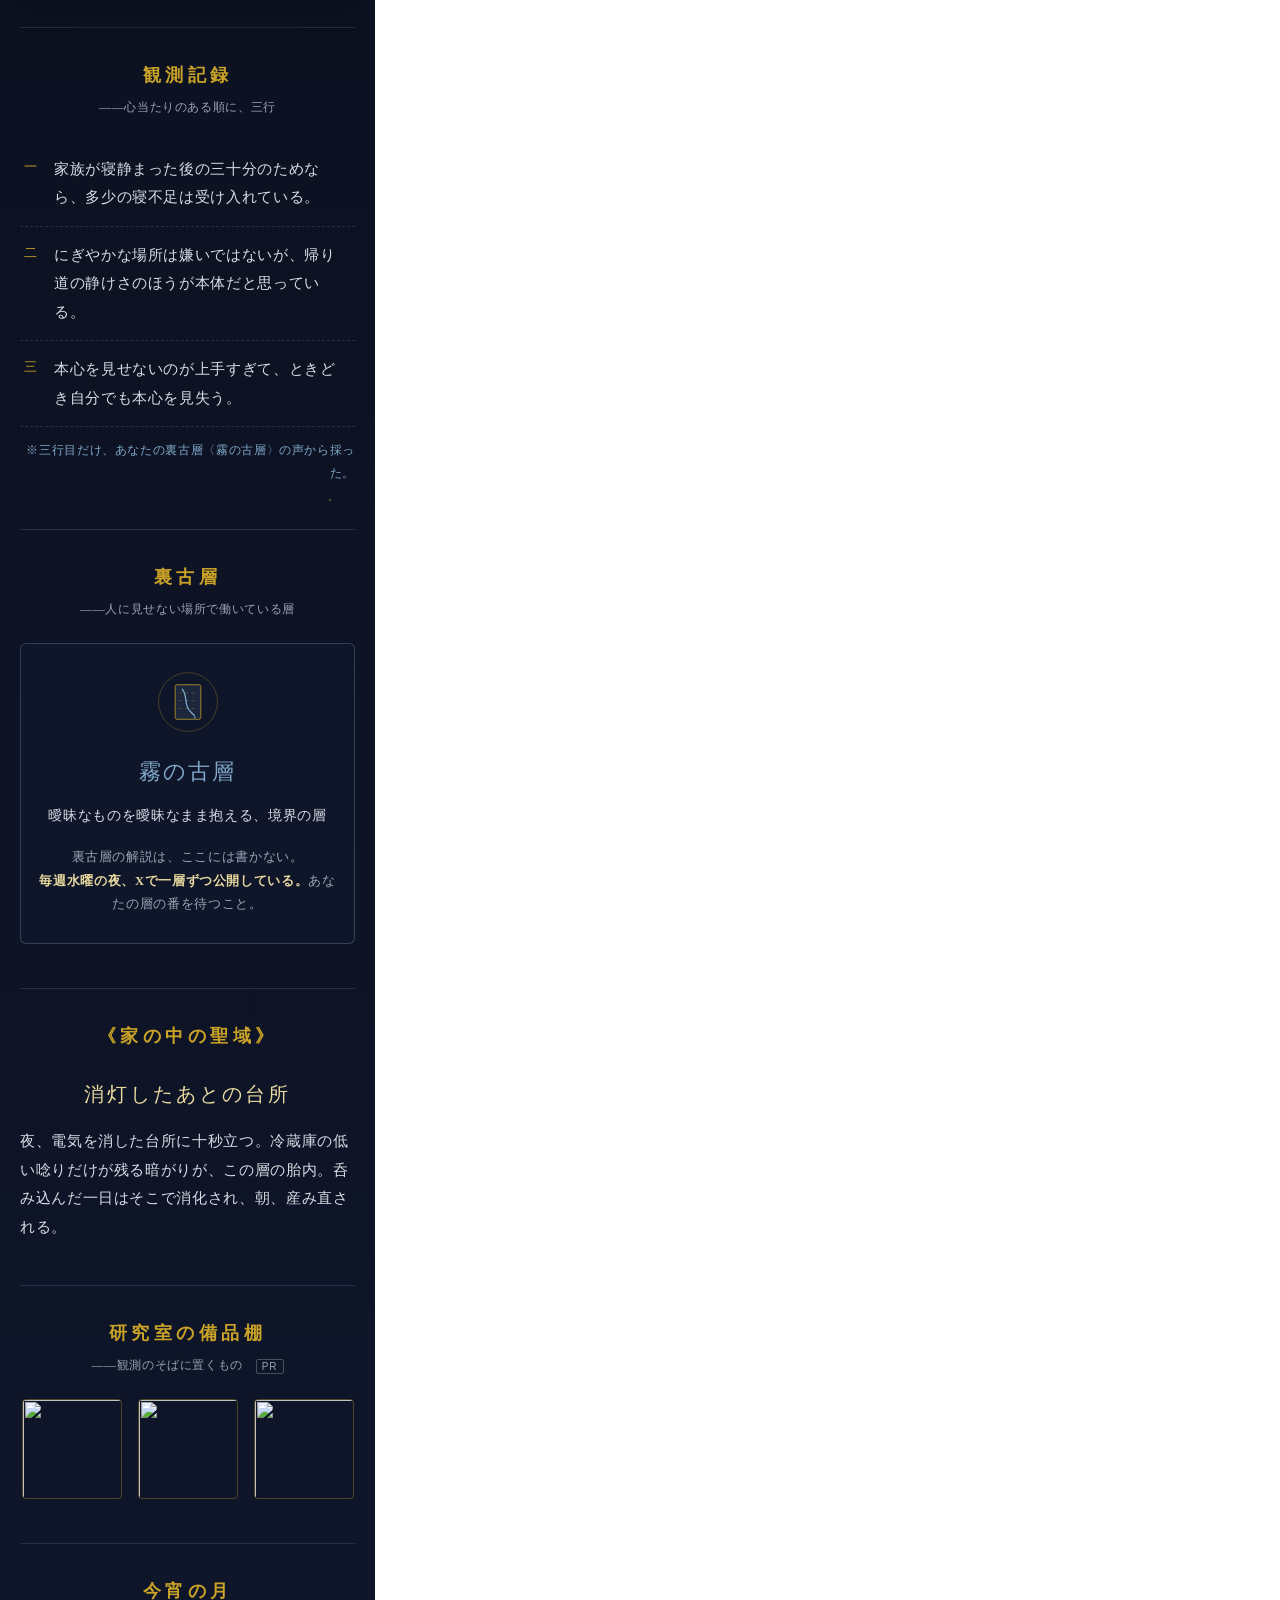
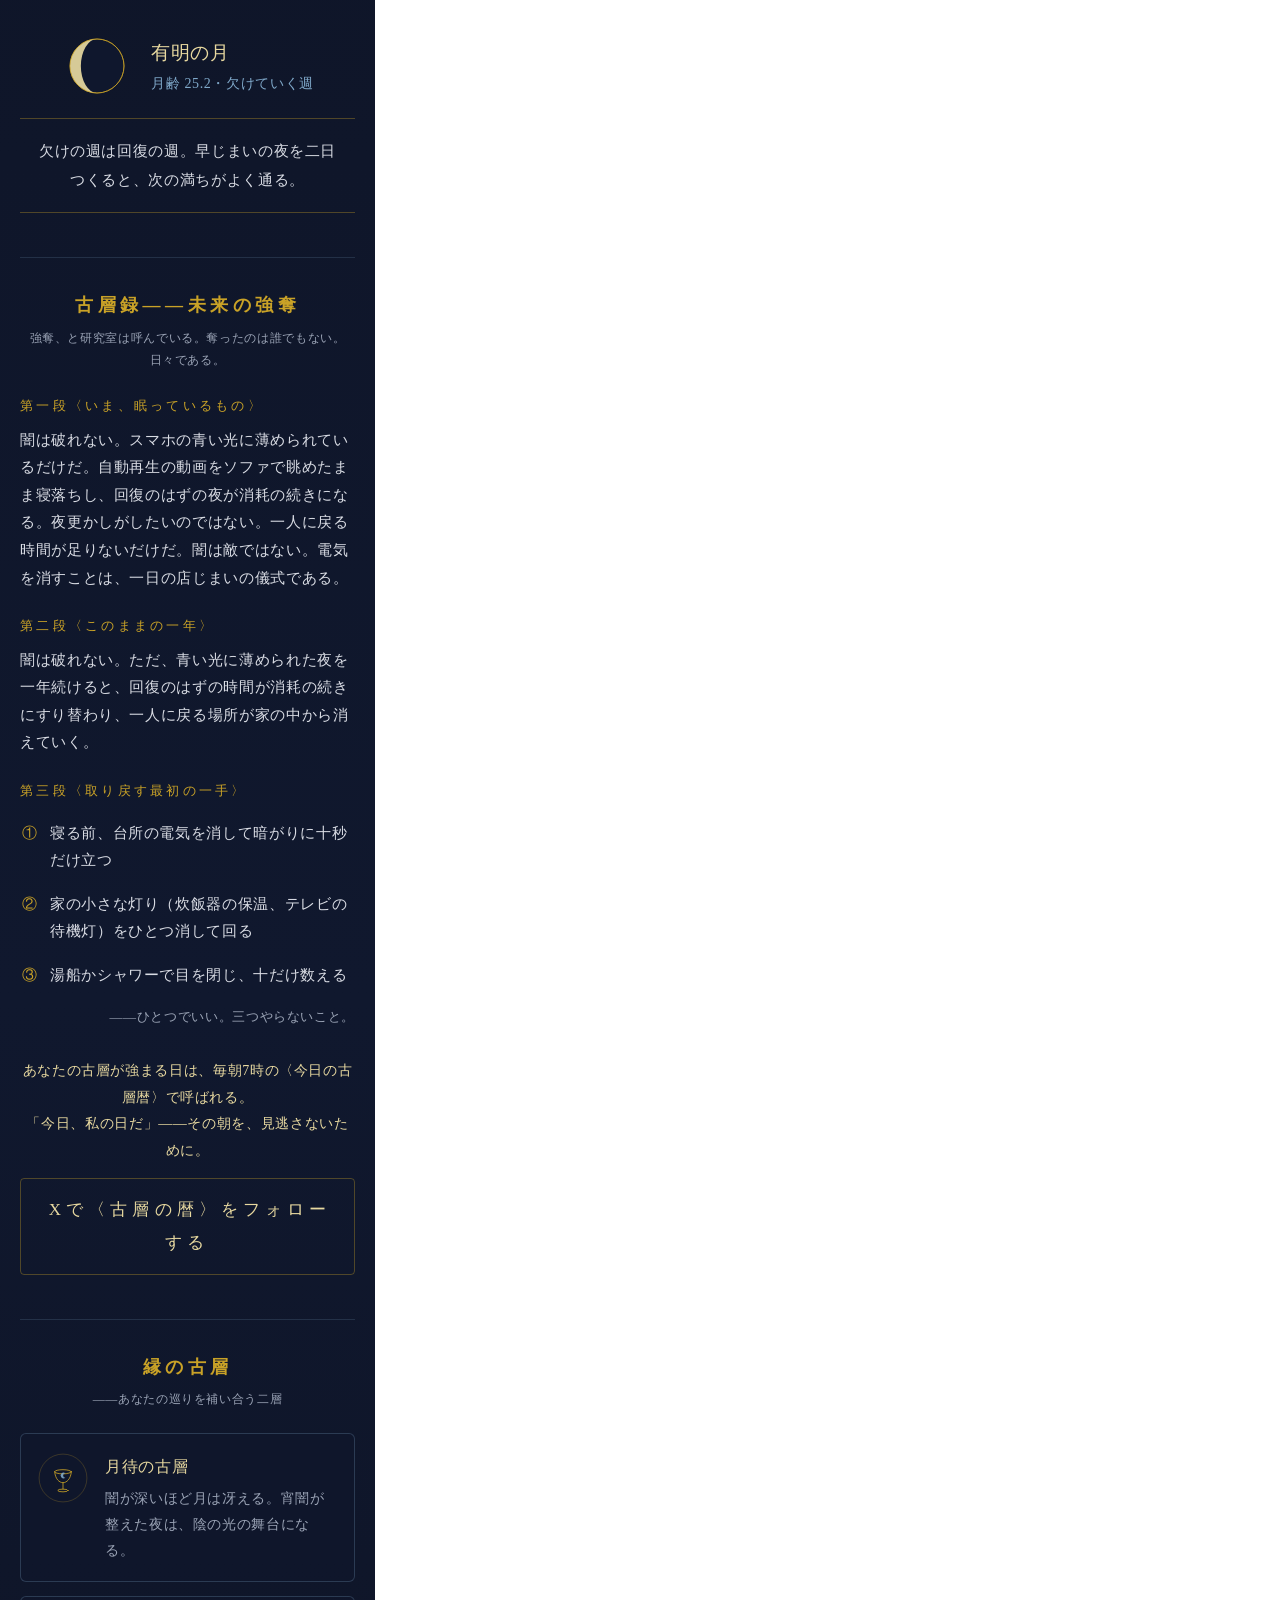
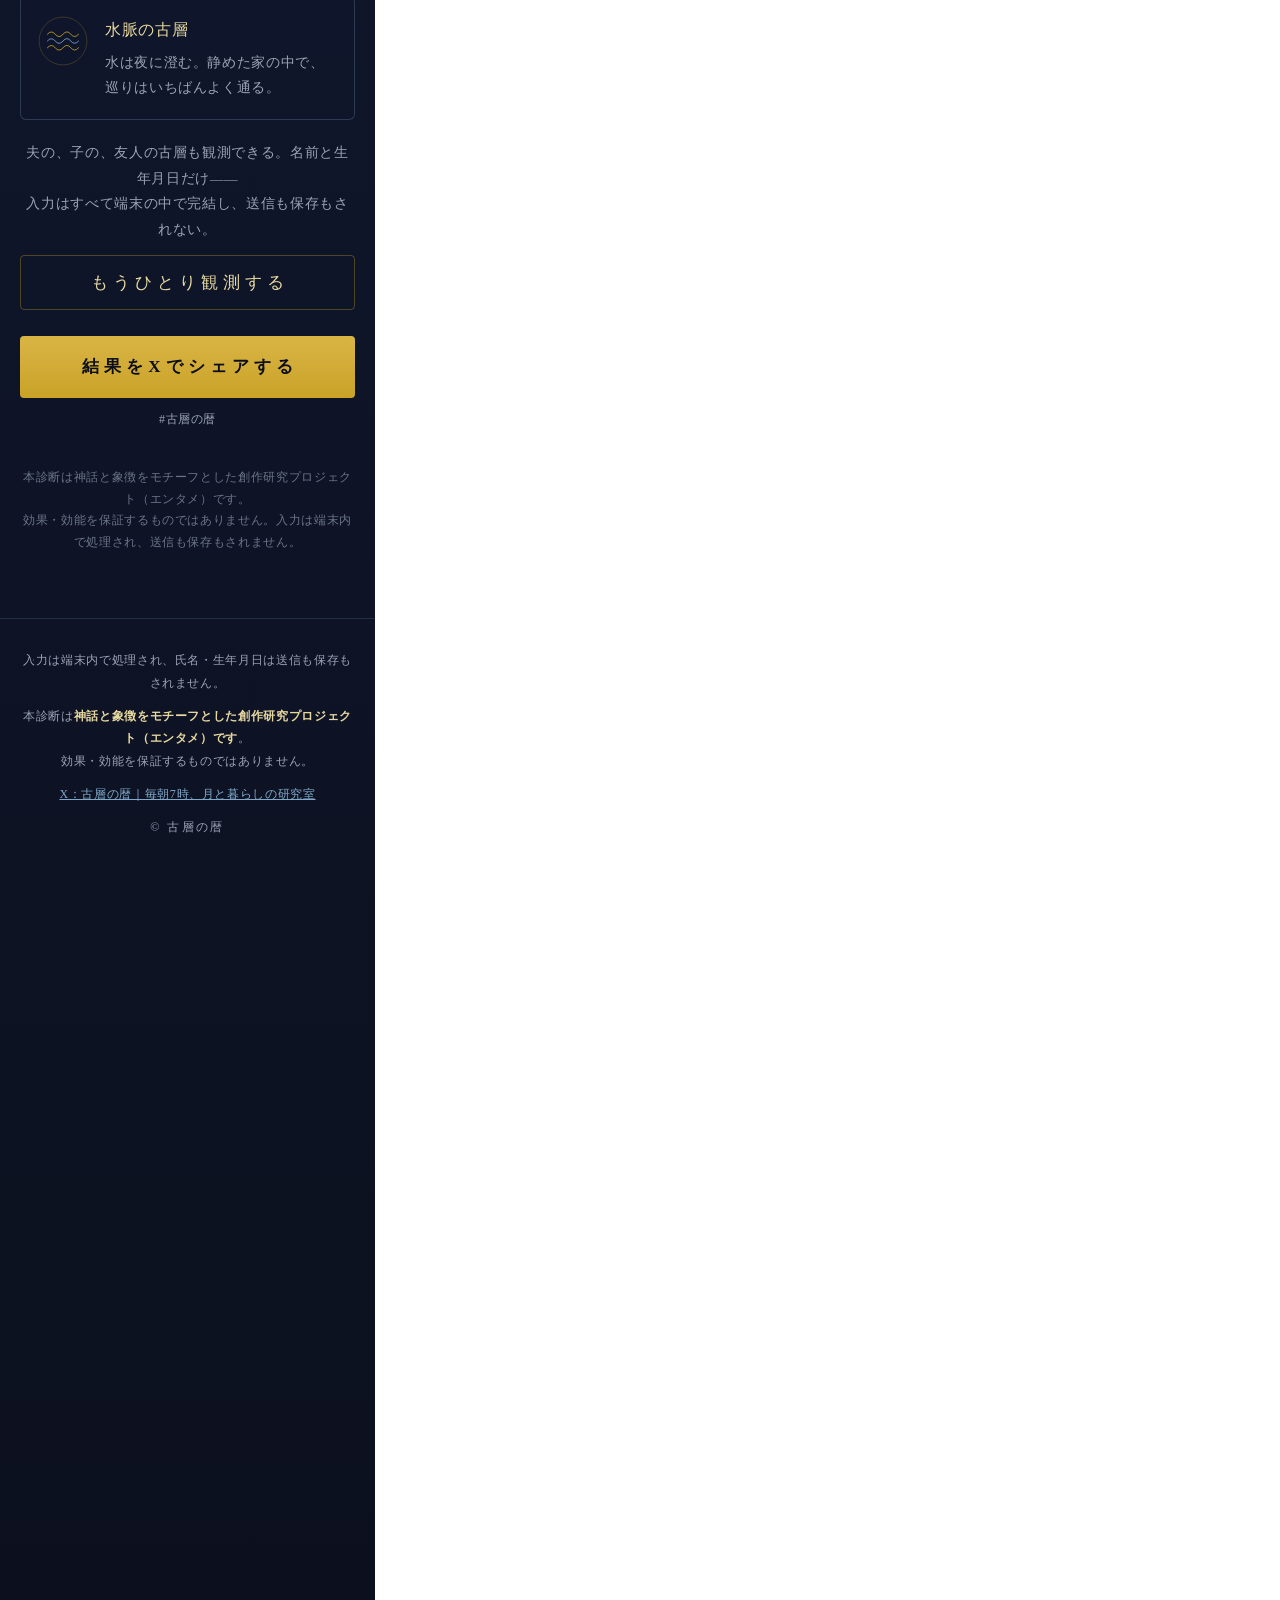
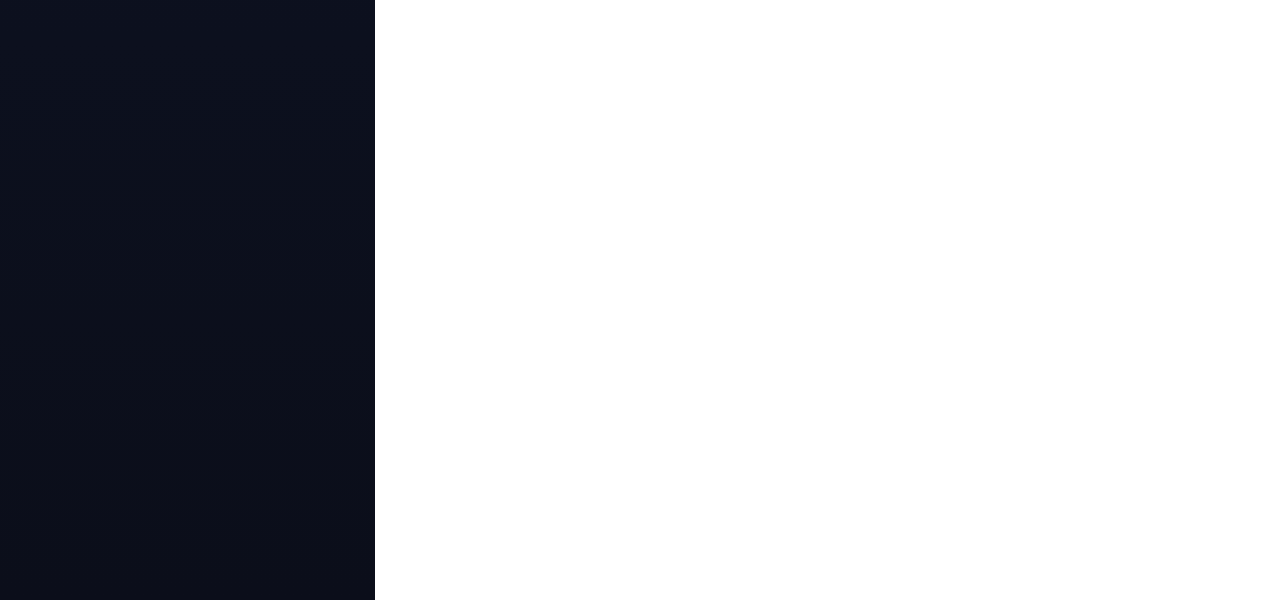
<file: tools/qa_result.html>
<!DOCTYPE html>
<html lang="ja">
<head><meta charset="UTF-8"><title>QA: 診断結果の自動表示（検証用・公開対象外）</title>
<style>body{margin:0}iframe{width:375px;height:7000px;border:0;display:block}</style>
</head>
<body>
<iframe src="/index.html"></iframe>
<script>
  // 検証専用: index.html を読み込み、サンプル入力で診断を自動実行して結果を表示する
  var f = document.querySelector("iframe");
  f.onload = function () {
    var d = f.contentDocument;
    d.querySelector("#kanaName").value = "やまだ はなこ";
    d.querySelector("#birthY").value = "1985";
    d.querySelector("#birthM").value = "4";
    d.querySelector("#birthD").value = "12";
    d.querySelector("#startBtn").click();
  };
</script>
</body>
</html>
</file>
<file: css/style.css>
/* ============================================================
   古層診断 — 濃紺 #0B0E1A × 金 #C9A227 × 月光青 #7FA8C9
   ============================================================ */

:root {
  --navy: #0B0E1A;
  --navy-2: #10182E;
  --gold: #C9A227;
  --gold-pale: #E8D9A0;
  --moon: #7FA8C9;
  --text: #D9DCE4;
  --text-dim: #9aa3b5;
  --line: rgba(201, 162, 39, 0.35);
  --serif: "Yu Mincho", "YuMincho", "Hiragino Mincho ProN", "BIZ UDMincho", serif;
}

* { box-sizing: border-box; margin: 0; padding: 0; }

html { -webkit-text-size-adjust: 100%; }

body {
  font-family: var(--serif);
  background: var(--navy);
  color: var(--text);
  line-height: 1.9;
  letter-spacing: 0.04em;
}

/* 星空背景：iOS Safari が background-attachment: fixed を無視するため固定疑似要素で敷く */
body::before {
  content: "";
  position: fixed;
  inset: 0;
  z-index: -1;
  background:
    radial-gradient(1px 1px at 18% 12%, rgba(201,162,39,.55) 50%, transparent 51%),
    radial-gradient(1px 1px at 73% 8%,  rgba(127,168,201,.5) 50%, transparent 51%),
    radial-gradient(1.5px 1.5px at 88% 30%, rgba(201,162,39,.4) 50%, transparent 51%),
    radial-gradient(1px 1px at 32% 42%, rgba(127,168,201,.35) 50%, transparent 51%),
    radial-gradient(1px 1px at 60% 64%, rgba(201,162,39,.3) 50%, transparent 51%),
    radial-gradient(1.5px 1.5px at 9% 78%, rgba(127,168,201,.35) 50%, transparent 51%),
    radial-gradient(1px 1px at 81% 88%, rgba(201,162,39,.4) 50%, transparent 51%),
    linear-gradient(180deg, var(--navy) 0%, var(--navy-2) 60%, var(--navy) 100%);
}

main { max-width: 640px; margin: 0 auto; padding: 0 20px 64px; }

/* ---------- header ---------- */
.site-header {
  display: flex; align-items: center; justify-content: center; gap: 10px;
  padding: 18px 16px 6px;
}
.site-mark svg { width: 30px; height: 30px; display: block; }
.site-name { font-size: 15px; color: var(--gold-pale); letter-spacing: .12em; }
.site-sub { font-size: 12px; color: var(--text-dim); }

/* ---------- hero ---------- */
.hero { text-align: center; padding: 36px 0 8px; }
.hero-label {
  display: inline-block; font-size: 12px; color: var(--moon);
  border: 1px solid rgba(127,168,201,.45); border-radius: 999px;
  padding: 2px 14px; letter-spacing: .18em; margin-bottom: 18px;
}
h1 {
  font-size: 40px; font-weight: 600; color: var(--gold);
  letter-spacing: .3em; text-indent: .3em;
}
.hero-subtitle { font-size: 15px; color: var(--moon); letter-spacing: .22em; margin-top: 4px; }

.hook {
  margin: 34px auto 0; padding: 22px 18px;
  border-top: 1px solid var(--line); border-bottom: 1px solid var(--line);
  font-size: 15px; color: var(--text);
}
.hook-strong { color: var(--gold-pale); }

.intro { margin-top: 26px; font-size: 14px; color: var(--text-dim); }

/* ---------- form ---------- */
.form-card {
  margin-top: 40px; padding: 30px 24px 26px;
  border: 1px solid var(--line); border-radius: 6px;
  background: rgba(11,14,26,.55);
  box-shadow: 0 0 40px rgba(201,162,39,.05) inset;
}
.form-title {
  text-align: center; font-size: 16px; font-weight: 600;
  color: var(--gold-pale); letter-spacing: .5em; text-indent: .5em;
  margin-bottom: 24px;
}
.field { margin-bottom: 20px; }
.field label { display: block; font-size: 13px; color: var(--moon); margin-bottom: 8px; }
.field input[type="text"] {
  width: 100%; padding: 13px 14px; font-size: 17px;
  font-family: var(--serif); color: var(--text);
  background: rgba(16,24,46,.8); border: 1px solid rgba(127,168,201,.35);
  border-radius: 4px; outline: none;
}
.field input[type="text"]:focus { border-color: var(--gold); }
.field input::placeholder { color: #5a637a; }

.birth-row { display: flex; align-items: center; gap: 6px; }
.birth-row select {
  flex: 1; padding: 12px 8px; font-size: 16px;
  font-family: var(--serif); color: var(--text);
  background: rgba(16,24,46,.8); border: 1px solid rgba(127,168,201,.35);
  border-radius: 4px; outline: none;
}
.birth-row select:focus { border-color: var(--gold); }
.birth-unit { font-size: 13px; color: var(--text-dim); }

.form-error { color: #e0a3a3; font-size: 13px; margin-bottom: 14px; }

.btn {
  display: block; width: 100%; padding: 15px;
  font-family: var(--serif); font-size: 17px; letter-spacing: .3em; text-indent: .3em;
  border-radius: 4px; cursor: pointer; text-align: center; text-decoration: none;
}
.btn-primary {
  color: var(--navy); background: linear-gradient(180deg, #d9b545, var(--gold));
  border: none; font-weight: 600;
}
.btn-primary:active { transform: translateY(1px); }
.btn-ghost {
  color: var(--gold-pale); background: transparent;
  border: 1px solid var(--line); margin-top: 12px;
}

.privacy-note {
  margin-top: 18px; font-size: 12px; color: var(--text-dim); text-align: center;
}
.privacy-note strong { color: var(--moon); font-weight: 600; }

/* ---------- analyzing ---------- */
.analyzing { text-align: center; padding: 56px 0; color: var(--moon); font-size: 14px; letter-spacing: .2em; }
.analyzing-ring {
  width: 54px; height: 54px; margin: 0 auto 18px;
  border: 1px solid rgba(201,162,39,.25); border-top-color: var(--gold);
  border-radius: 50%; animation: spin 1.1s linear infinite;
}
@keyframes spin { to { transform: rotate(360deg); } }

/* ---------- result ---------- */
.result { animation: fadein .9s ease; }
@keyframes fadein { from { opacity: 0; transform: translateY(14px); } to { opacity: 1; } }

.result-card-wrap { margin: 40px auto 8px; max-width: 380px; }
.result-card-wrap svg { width: 100%; height: auto; display: block; filter: drop-shadow(0 6px 30px rgba(0,0,0,.5)); }

.section {
  margin-top: 44px; padding-top: 30px;
  border-top: 1px solid rgba(127,168,201,.18);
}
.section-title {
  font-size: 18px; color: var(--gold); font-weight: 600;
  letter-spacing: .25em; text-align: center;
}
.section-sub { font-size: 12px; color: var(--text-dim); text-align: center; margin-top: 4px; }
.section-body { margin-top: 22px; font-size: 15px; }

/* 観測記録（バーナム3行） */
.hit-lines { list-style: none; }
.hit-lines li {
  padding: 14px 4px 14px 34px; position: relative;
  border-bottom: 1px dashed rgba(127,168,201,.2);
}
.hit-lines li::before {
  content: attr(data-no); position: absolute; left: 4px; top: 14px;
  color: var(--gold); font-size: 13px;
}
.hit-note { font-size: 12px; color: var(--moon); margin-top: 12px; text-align: right; }

/* 裏古層 */
.ura-box {
  text-align: center; padding: 26px 18px;
  border: 1px solid rgba(127,168,201,.3); border-radius: 6px;
  background: rgba(16,24,46,.5);
}
.ura-emblem svg { width: 64px; height: 64px; }
.ura-name { font-size: 22px; color: var(--moon); margin-top: 8px; letter-spacing: .1em; }
.ura-summary { font-size: 14px; color: var(--text); margin-top: 10px; }
.ura-notice { font-size: 12.5px; color: var(--text-dim); margin-top: 16px; }
.ura-notice strong { color: var(--gold-pale); font-weight: 600; }

/* 聖域 */
.sanctuary-place {
  text-align: center; font-size: 20px; color: var(--gold-pale);
  letter-spacing: .15em; margin-bottom: 14px;
}

/* 月相 */
.moon-row { display: flex; align-items: center; justify-content: center; gap: 18px; margin-bottom: 16px; }
.moon-row svg { width: 72px; height: 72px; }
.moon-meta { font-size: 14px; color: var(--moon); }
.moon-meta .moon-name { font-size: 19px; color: var(--gold-pale); display: block; }
.moon-word {
  padding: 18px; text-align: center; font-size: 15px;
  border-top: 1px solid var(--line); border-bottom: 1px solid var(--line);
}
.moon-special {
  margin-top: 20px; padding: 20px 18px; border-radius: 6px;
  border: 1px solid var(--gold); background: rgba(201,162,39,.07);
  font-size: 14px;
}
.moon-special-title { color: var(--gold); font-size: 16px; letter-spacing: .2em; margin-bottom: 10px; text-align: center; }

/* 未来の強奪 三段 */
.sandan { counter-reset: dan; }
.dan { margin-top: 22px; }
.dan-label { font-size: 13px; color: var(--gold); letter-spacing: .25em; margin-bottom: 8px; }
.dan-text { font-size: 14.5px; color: var(--text); }
.dan-advice { list-style: none; margin-top: 6px; }
.dan-advice li { padding: 8px 0 8px 30px; position: relative; font-size: 14.5px; }
.dan-advice li::before {
  content: attr(data-no); position: absolute; left: 2px; top: 8px; color: var(--gold);
}
.dan-coda { font-size: 13px; color: var(--text-dim); margin-top: 8px; text-align: right; }
.cta-box { margin-top: 28px; text-align: center; }
.cta-lead { font-size: 14px; color: var(--gold-pale); margin-bottom: 14px; }

/* 縁の古層 */
.affinity-card {
  display: flex; gap: 16px; align-items: flex-start;
  padding: 18px 16px; margin-top: 14px;
  border: 1px solid rgba(127,168,201,.25); border-radius: 6px;
  background: rgba(16,24,46,.45);
}
.affinity-emblem svg { width: 52px; height: 52px; }
.affinity-name { font-size: 16px; color: var(--gold-pale); margin-bottom: 4px; }
.affinity-text { font-size: 13.5px; color: var(--text-dim); }
.affinity-cta { font-size: 13.5px; color: var(--text-dim); margin-top: 20px; text-align: center; }

/* 研究室の備品棚 */
.sonae-grid { display: flex; gap: 16px; justify-content: center; flex-wrap: wrap; }
.sonae-item { display: flex; flex-direction: column; align-items: center; }
.sonae-item img { width: 100px; height: 100px; object-fit: cover; border: 1px solid var(--line); border-radius: 4px; transition: opacity .2s; display: block !important; margin: 0 !important; }
.sonae-item img:hover { opacity: .8; }
.pr-badge { font-size: 10px; color: var(--text-dim); border: 1px solid rgba(154,163,181,.4); padding: 1px 5px; border-radius: 2px; letter-spacing: .1em; font-family: sans-serif; vertical-align: middle; }

/* share */
.share-box { margin-top: 26px; text-align: center; }
.share-tag { font-size: 12px; color: var(--text-dim); margin-top: 10px; }
.result-disclaimer { font-size: 11.5px; color: #6b7488; margin-top: 36px; text-align: center; }

/* ---------- footer ---------- */
.site-footer {
  border-top: 1px solid rgba(127,168,201,.18);
  padding: 30px 20px 40px; text-align: center;
  font-size: 12px; color: var(--text-dim);
}
.site-footer p + p { margin-top: 10px; }
.site-footer strong { color: var(--gold-pale); font-weight: 600; }
.footer-x a { color: var(--moon); }
.copyright { letter-spacing: .2em; }

/* ---------- responsive ---------- */
.pc-only { display: none; }
@media (min-width: 560px) {
  .pc-only { display: inline; }
  h1 { font-size: 48px; }
}
</file>
